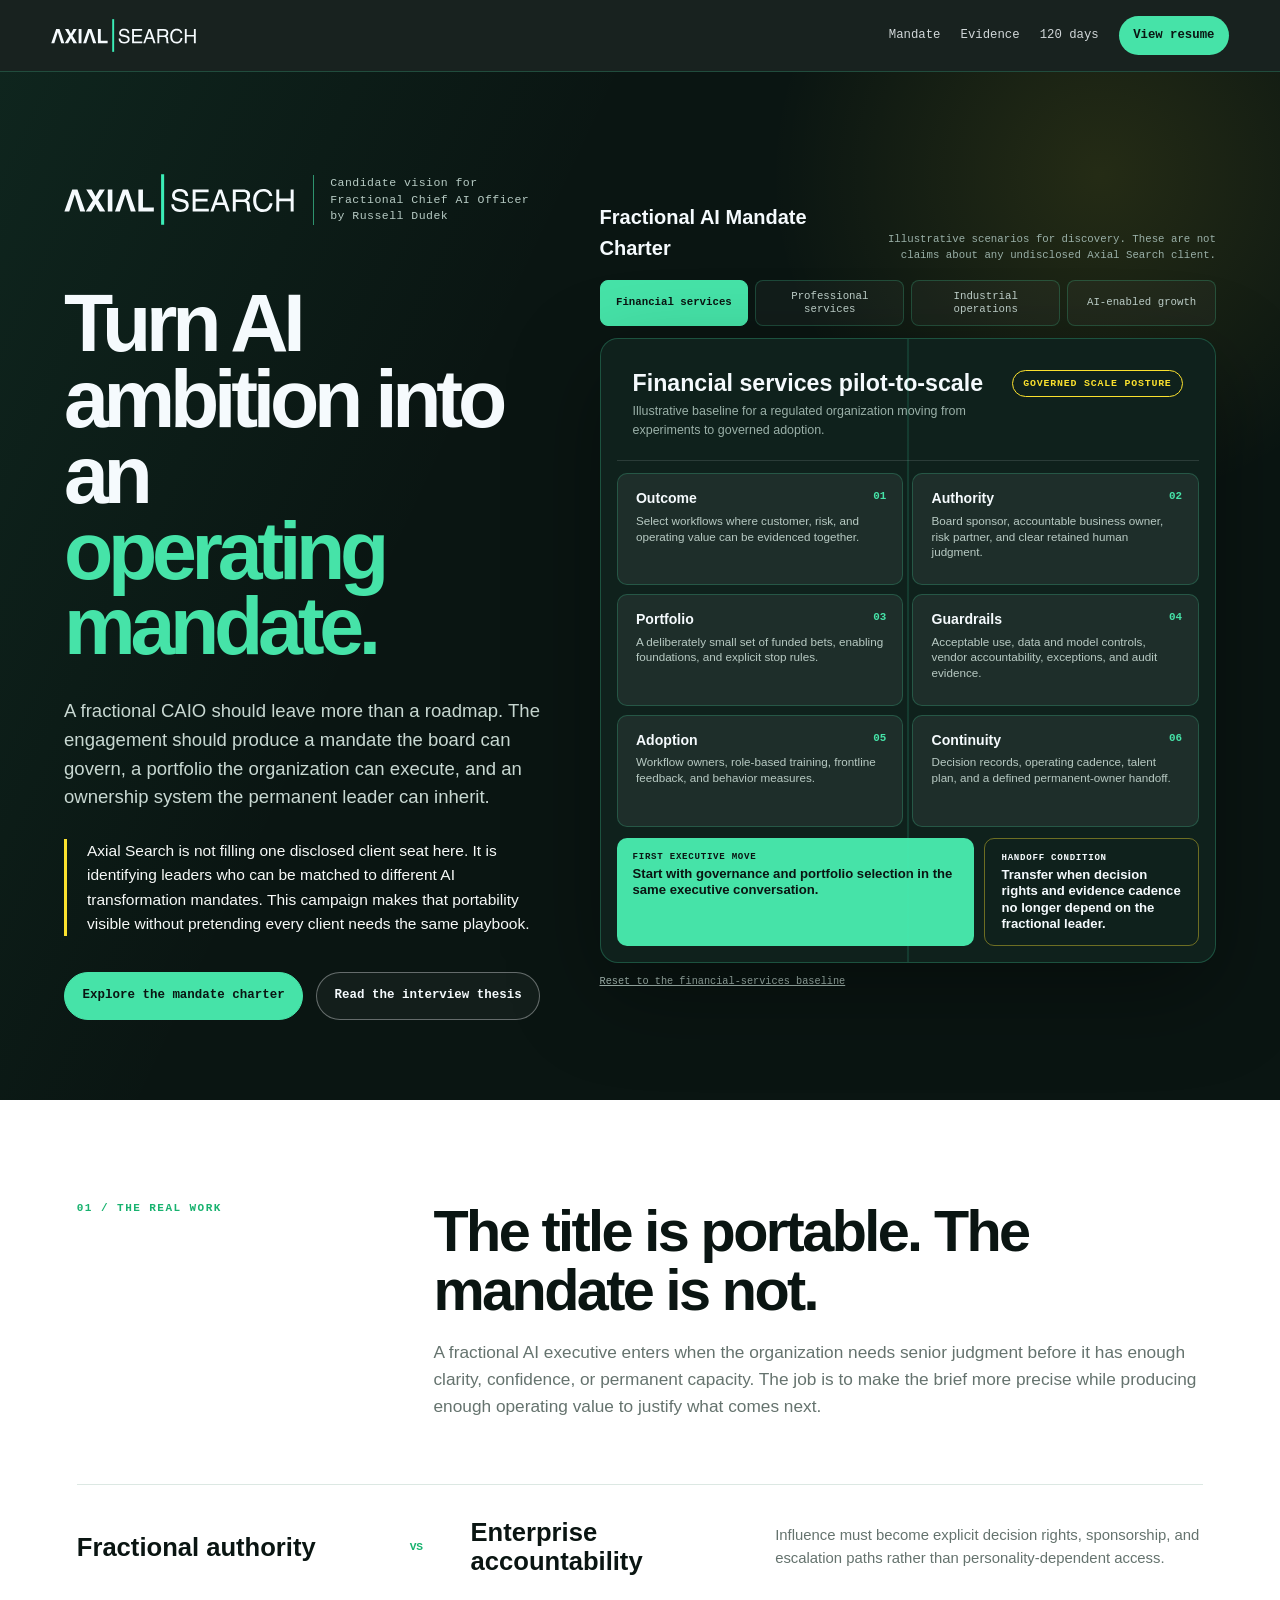
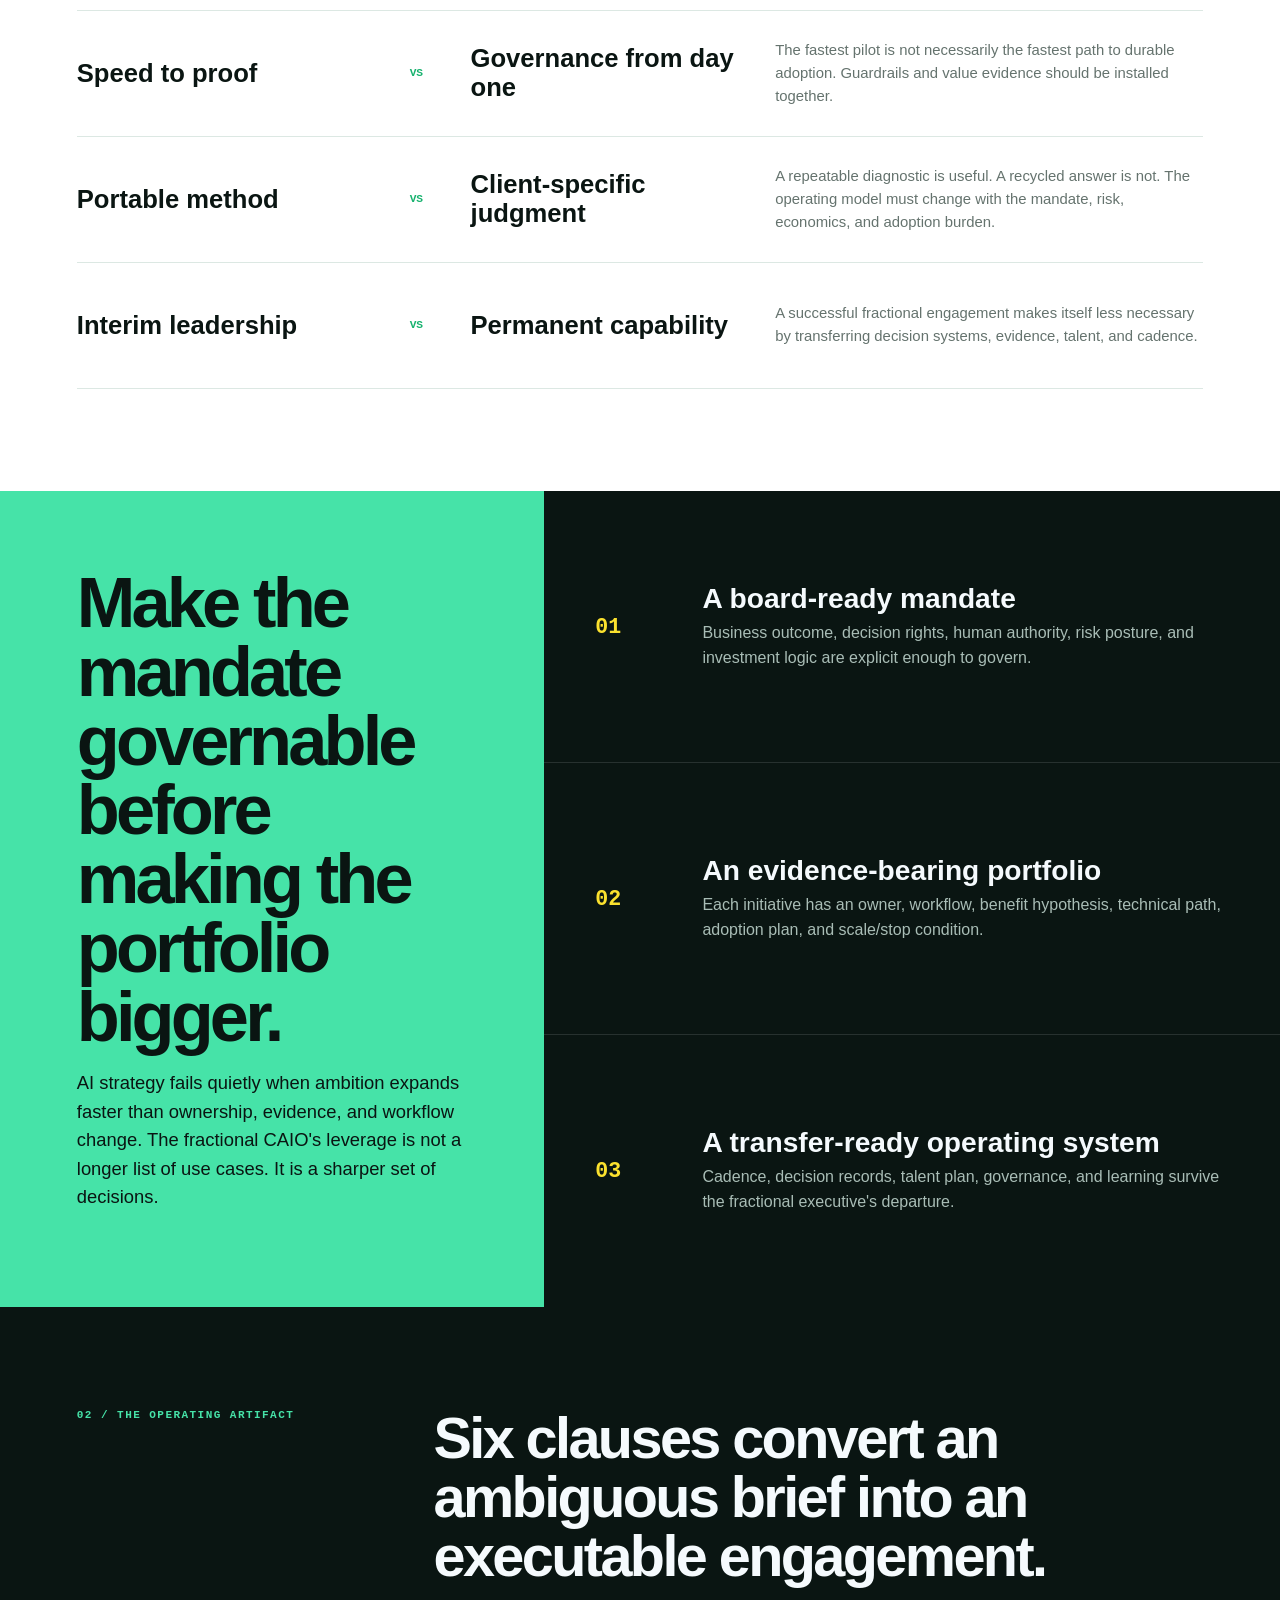
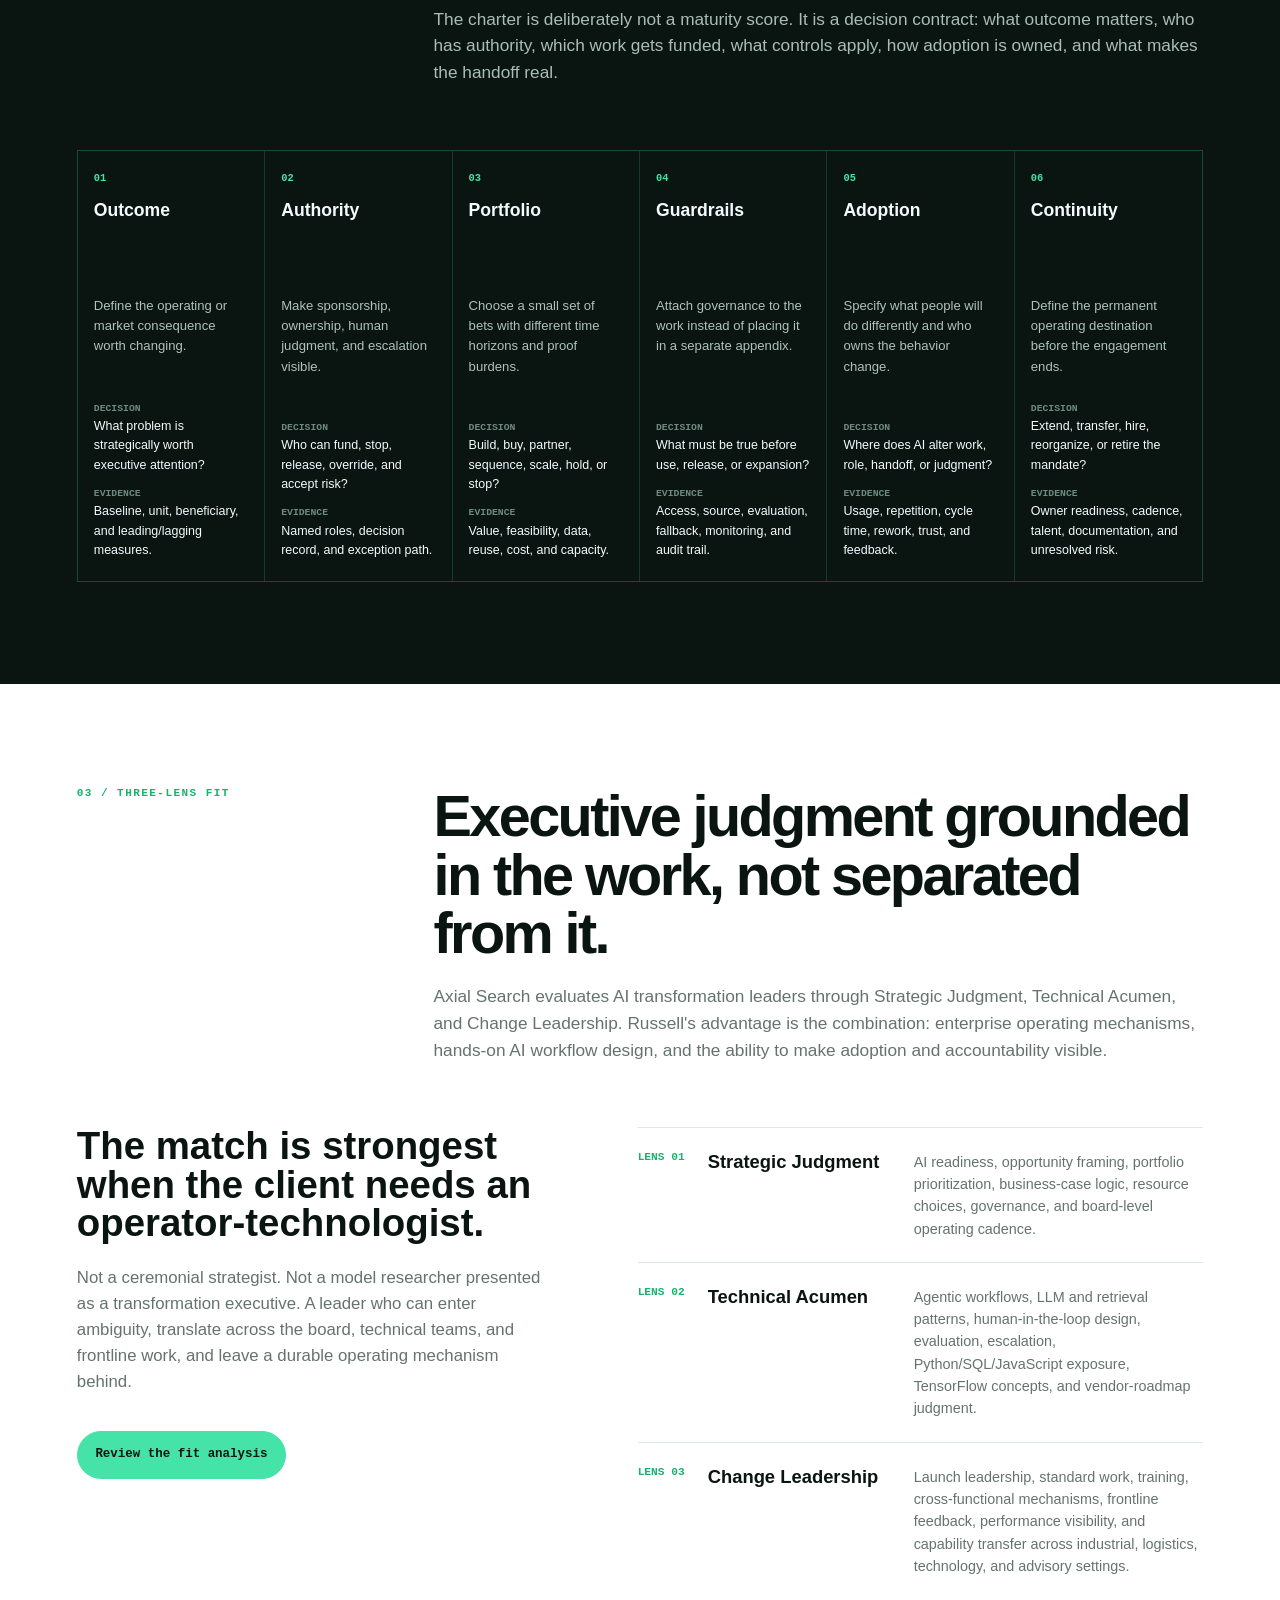
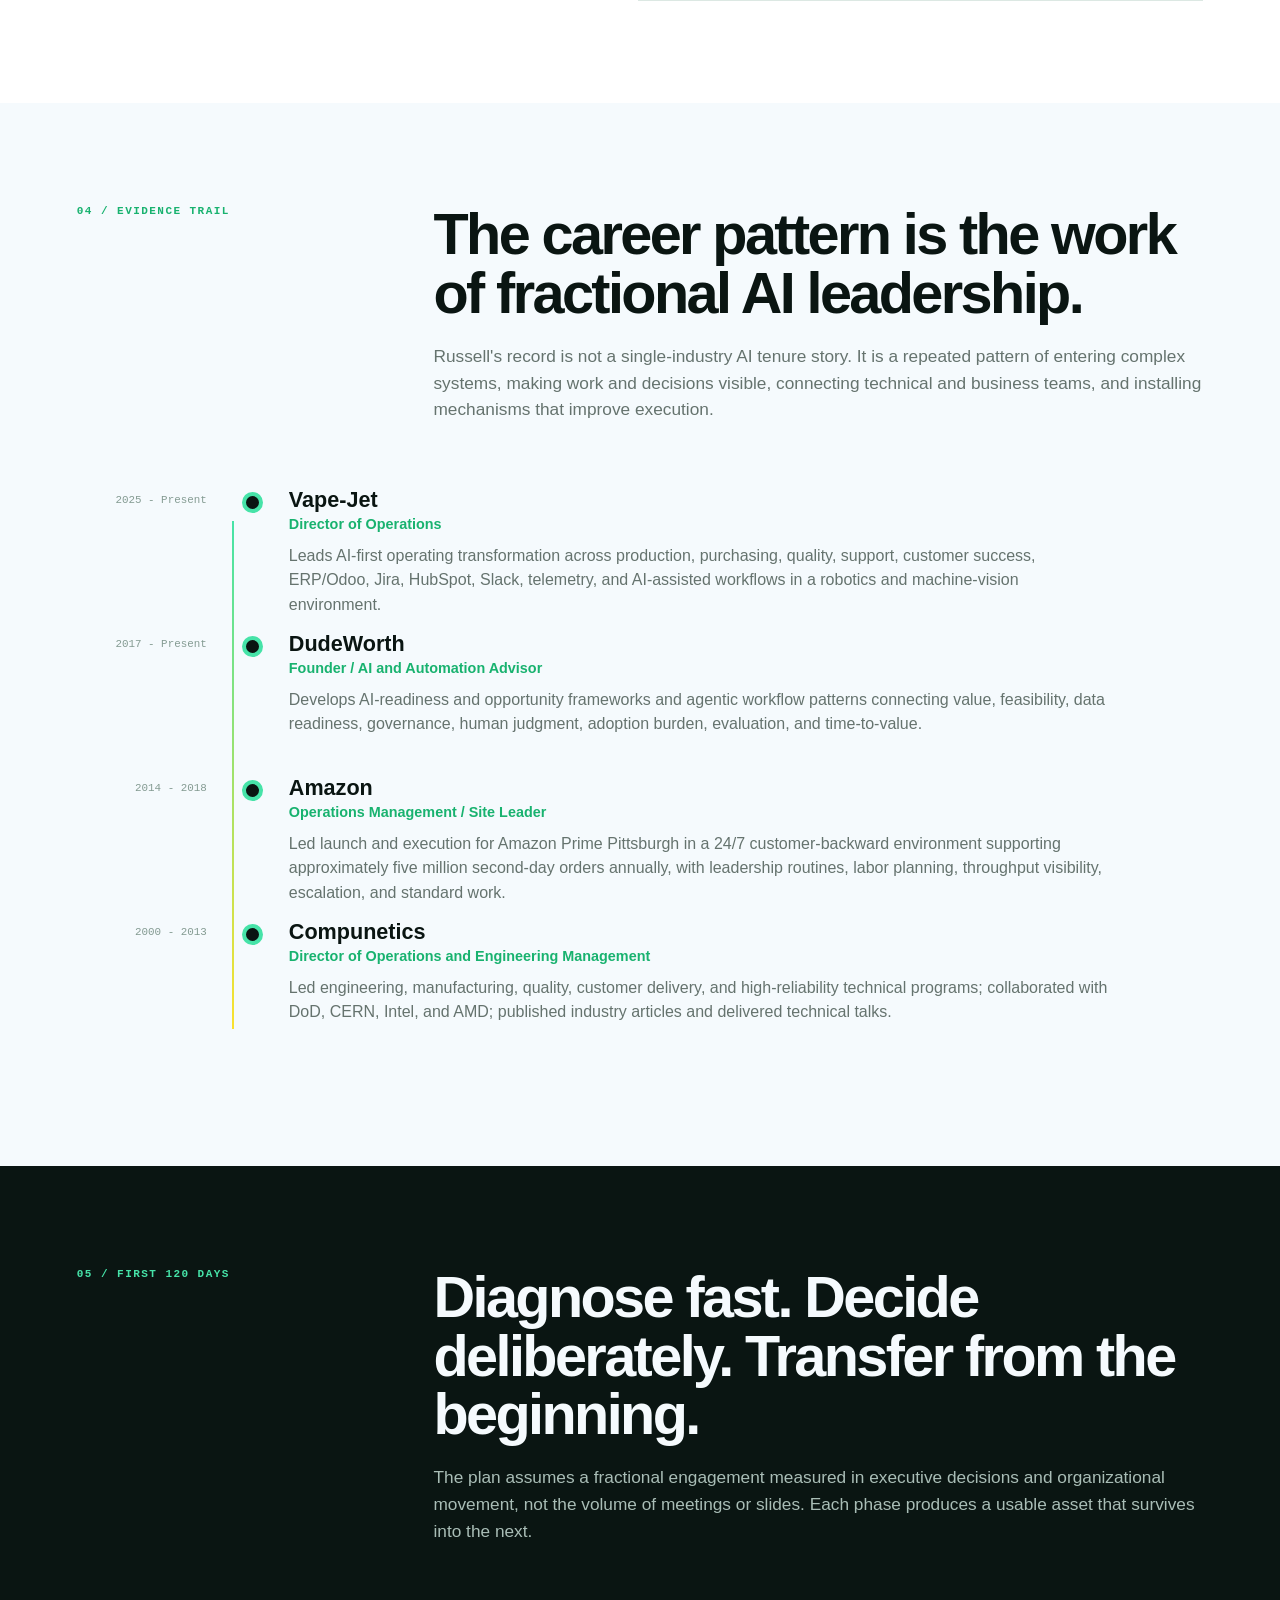
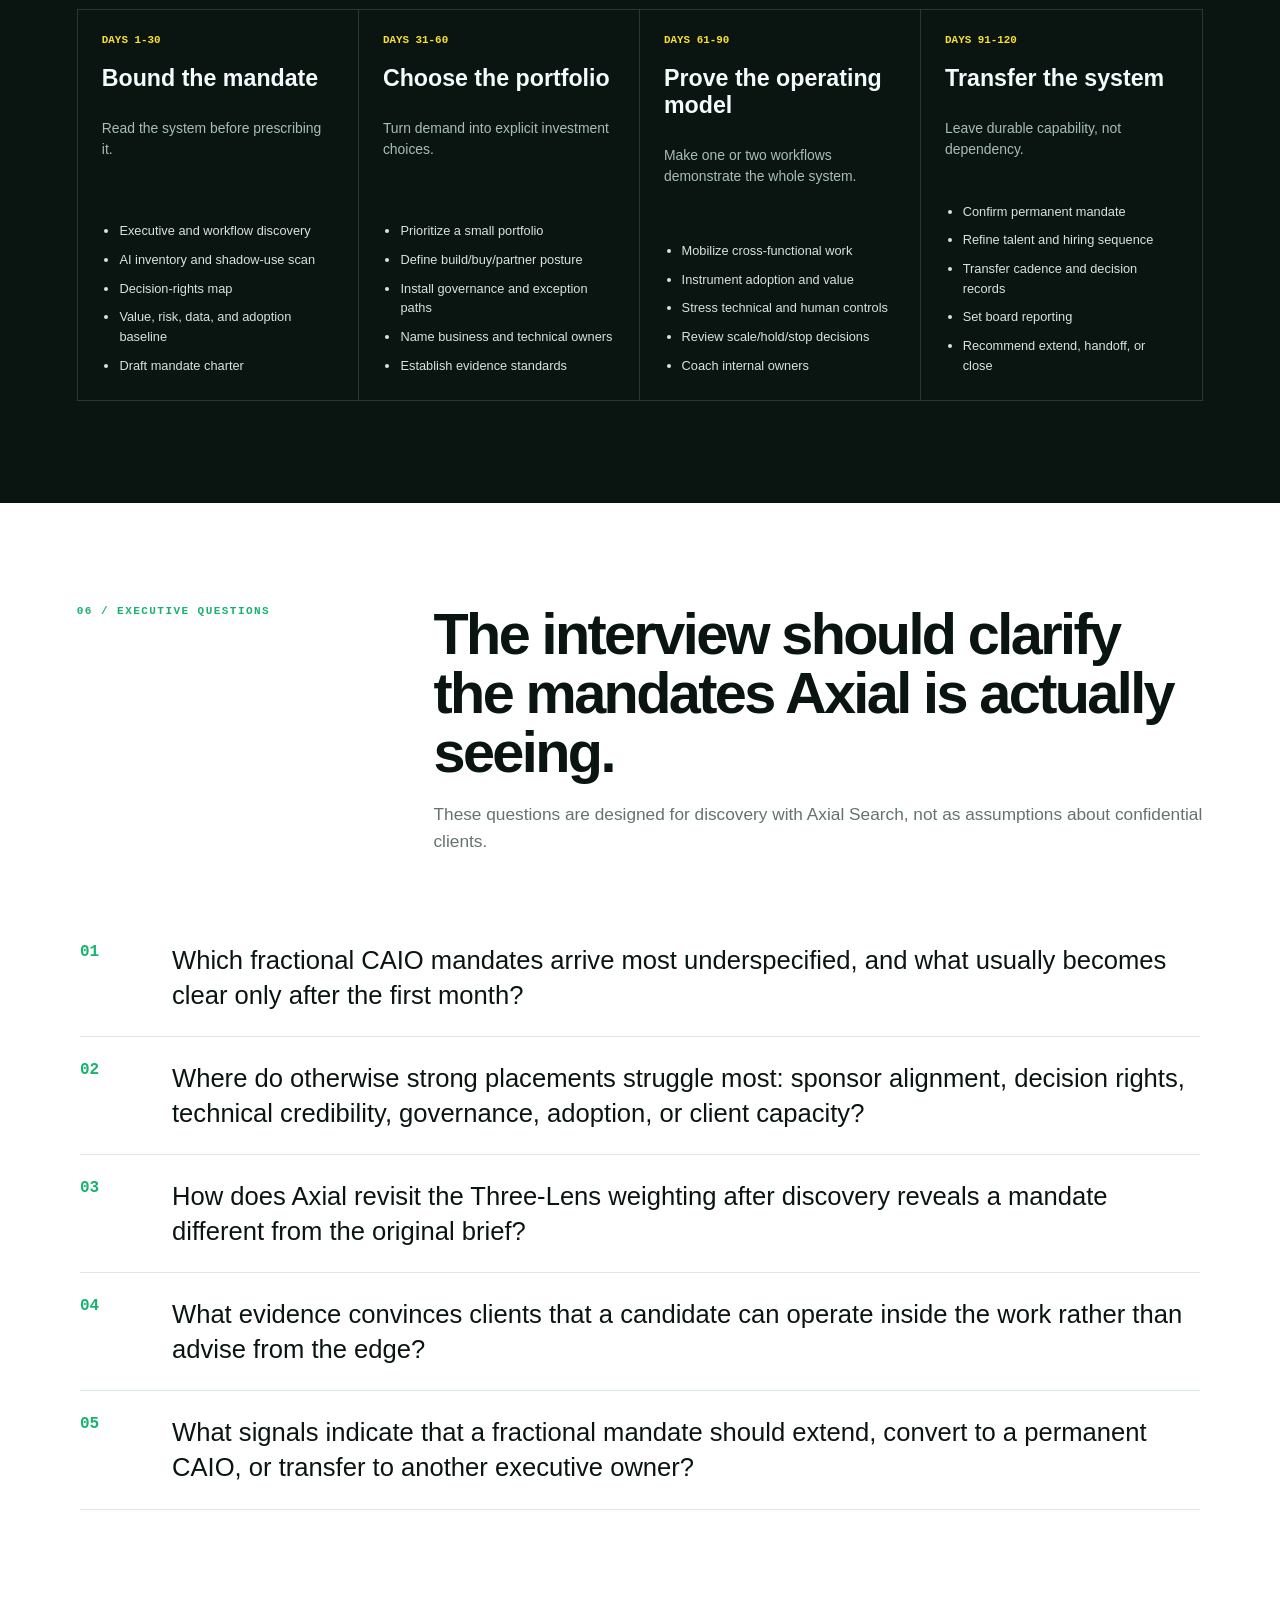
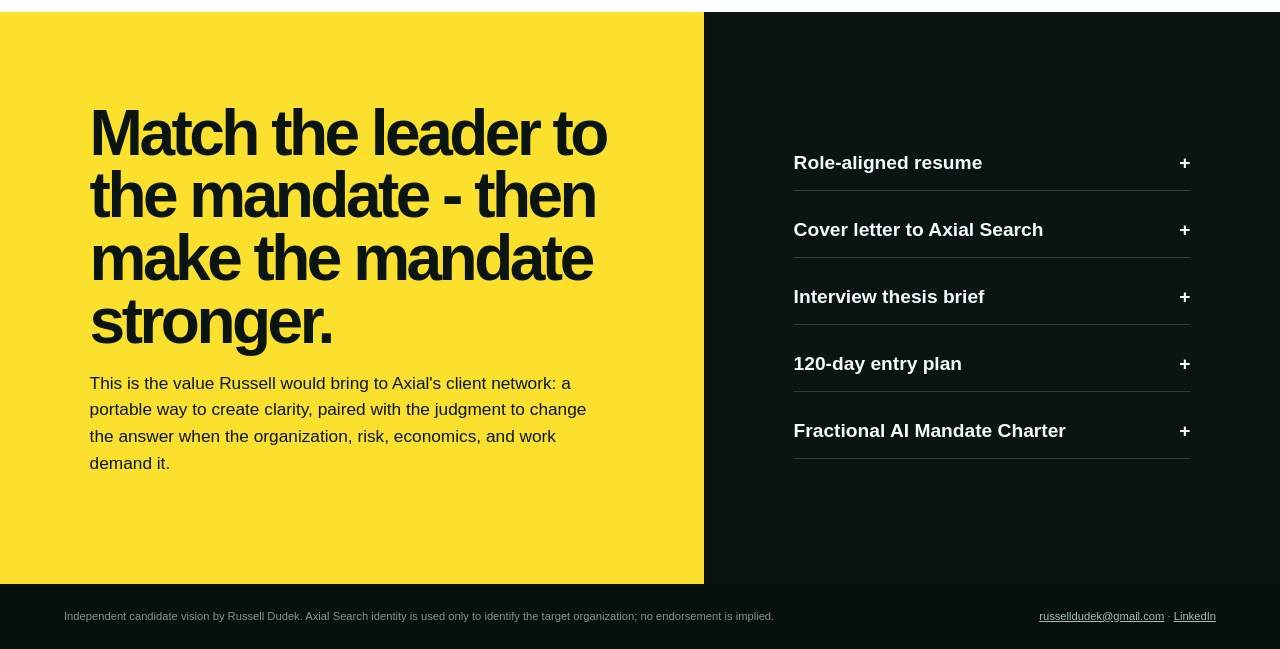
<file: index.html>
<!doctype html>
<html lang="en">
<head>
  <meta charset="utf-8">
  <meta name="viewport" content="width=device-width, initial-scale=1">
  <title>Russell Dudek | Fractional Chief AI Officer Candidate Vision for Axial Search</title>
  <meta name="description" content="An independent candidate vision for Axial Search's Fractional Chief AI Officer network: turn AI ambition into an operating mandate.">
  <link rel="stylesheet" href="styles.css">
  <script src="app.js" defer></script>
</head>
<body>
<a class="skip-link" href="#main">Skip to content</a>
<div class="site-shell">
  <nav class="site-nav" aria-label="Primary navigation">
    <a class="nav-brand" href="index.html" aria-label="Axial Search candidate vision home">
      <img data-brand-logo src="assets/brand/axial-logo.svg" alt="Axial Search">
      <span class="brand-text-fallback">AXIAL SEARCH</span>
    </a>
    <div class="nav-links">
      <a href="#mandate">Mandate</a>
      <a href="#evidence">Evidence</a>
      <a href="#entry">120 days</a>
      <a class="nav-cta" href="resume.html">View resume</a>
    </div>
  </nav>

  <main id="main">
    <section class="hero">
      <div class="hero-copy">
        <div class="company-lockup">
          <span class="nav-brand">
            <img data-brand-logo src="assets/brand/axial-logo.svg" alt="Axial Search">
            <span class="brand-text-fallback">AXIAL SEARCH</span>
          </span>
          <div class="independent-label">Candidate vision for Fractional Chief AI Officer<br>by Russell Dudek</div>
        </div>
        <h1>Turn AI ambition into an <span>operating mandate.</span></h1>
        <p class="hero-lead">A fractional CAIO should leave more than a roadmap. The engagement should produce a mandate the board can govern, a portfolio the organization can execute, and an ownership system the permanent leader can inherit.</p>
        <p class="hero-note">Axial Search is not filling one disclosed client seat here. It is identifying leaders who can be matched to different AI transformation mandates. This campaign makes that portability visible without pretending every client needs the same playbook.</p>
        <div class="hero-actions">
          <a class="button primary" href="#mandate">Explore the mandate charter</a>
          <a class="button secondary" href="interview-brief.html">Read the interview thesis</a>
        </div>
      </div>

      <div class="charter-stage" aria-label="Interactive Fractional AI Mandate Charter">
        <div class="charter-caption">
          <strong>Fractional AI Mandate Charter</strong>
          <span>Illustrative scenarios for discovery. These are not claims about any undisclosed Axial Search client.</span>
        </div>
        <div class="scenario-controls" role="tablist" aria-label="Select an illustrative client context">
          <button class="scenario-button" type="button" role="tab" aria-selected="true" data-scenario="finance">Financial services</button>
          <button class="scenario-button" type="button" role="tab" aria-selected="false" data-scenario="services">Professional services</button>
          <button class="scenario-button" type="button" role="tab" aria-selected="false" data-scenario="industrial">Industrial operations</button>
          <button class="scenario-button" type="button" role="tab" aria-selected="false" data-scenario="growth">AI-enabled growth</button>
        </div>
        <div class="charter-board is-locked" data-active-scenario="finance">
          <div class="charter-top">
            <div>
              <h2 data-charter-title>Financial services pilot-to-scale</h2>
              <p data-charter-subtitle>Illustrative baseline for a regulated organization moving from experiments to governed adoption.</p>
            </div>
            <div class="charter-state" data-charter-state>Governed scale posture</div>
          </div>
          <div class="charter-clauses">
            <article class="charter-clause" data-number="01"><h3>Outcome</h3><p>Select workflows where customer, risk, and operating value can be evidenced together.</p></article>
            <article class="charter-clause" data-number="02"><h3>Authority</h3><p>Board sponsor, accountable business owner, risk partner, and clear retained human judgment.</p></article>
            <article class="charter-clause" data-number="03"><h3>Portfolio</h3><p>A deliberately small set of funded bets, enabling foundations, and explicit stop rules.</p></article>
            <article class="charter-clause" data-number="04"><h3>Guardrails</h3><p>Acceptable use, data and model controls, vendor accountability, exceptions, and audit evidence.</p></article>
            <article class="charter-clause" data-number="05"><h3>Adoption</h3><p>Workflow owners, role-based training, frontline feedback, and behavior measures.</p></article>
            <article class="charter-clause" data-number="06"><h3>Continuity</h3><p>Decision records, operating cadence, talent plan, and a defined permanent-owner handoff.</p></article>
          </div>
          <div class="charter-result">
            <div class="result-main"><span class="result-label">First executive move</span><strong data-result>Start with governance and portfolio selection in the same executive conversation.</strong></div>
            <div class="result-handoff"><span class="result-label">Handoff condition</span><strong data-handoff>Transfer when decision rights and evidence cadence no longer depend on the fractional leader.</strong></div>
          </div>
        </div>
        <button class="charter-reset" type="button" data-reset-charter>Reset to the financial-services baseline</button>
      </div>
    </section>

    <section class="section white" id="context">
      <div class="section-header">
        <div class="section-index">01 / The real work</div>
        <div>
          <h2>The title is portable. The mandate is not.</h2>
          <p>A fractional AI executive enters when the organization needs senior judgment before it has enough clarity, confidence, or permanent capacity. The job is to make the brief more precise while producing enough operating value to justify what comes next.</p>
        </div>
      </div>
      <div class="tension-field">
        <div class="tension-row"><div class="tension-side">Fractional authority</div><div class="tension-vs">VS</div><div class="tension-side">Enterprise accountability</div><div class="tension-note">Influence must become explicit decision rights, sponsorship, and escalation paths rather than personality-dependent access.</div></div>
        <div class="tension-row"><div class="tension-side">Speed to proof</div><div class="tension-vs">VS</div><div class="tension-side">Governance from day one</div><div class="tension-note">The fastest pilot is not necessarily the fastest path to durable adoption. Guardrails and value evidence should be installed together.</div></div>
        <div class="tension-row"><div class="tension-side">Portable method</div><div class="tension-vs">VS</div><div class="tension-side">Client-specific judgment</div><div class="tension-note">A repeatable diagnostic is useful. A recycled answer is not. The operating model must change with the mandate, risk, economics, and adoption burden.</div></div>
        <div class="tension-row"><div class="tension-side">Interim leadership</div><div class="tension-vs">VS</div><div class="tension-side">Permanent capability</div><div class="tension-note">A successful fractional engagement makes itself less necessary by transferring decision systems, evidence, talent, and cadence.</div></div>
      </div>
    </section>

    <section class="thesis-band">
      <div class="thesis-statement">
        <h2>Make the mandate governable before making the portfolio bigger.</h2>
        <p>AI strategy fails quietly when ambition expands faster than ownership, evidence, and workflow change. The fractional CAIO's leverage is not a longer list of use cases. It is a sharper set of decisions.</p>
      </div>
      <div class="thesis-assets">
        <article class="asset-row"><div class="asset-number">01</div><div><h3>A board-ready mandate</h3><p>Business outcome, decision rights, human authority, risk posture, and investment logic are explicit enough to govern.</p></div></article>
        <article class="asset-row"><div class="asset-number">02</div><div><h3>An evidence-bearing portfolio</h3><p>Each initiative has an owner, workflow, benefit hypothesis, technical path, adoption plan, and scale/stop condition.</p></div></article>
        <article class="asset-row"><div class="asset-number">03</div><div><h3>A transfer-ready operating system</h3><p>Cadence, decision records, talent plan, governance, and learning survive the fractional executive's departure.</p></div></article>
      </div>
    </section>

    <section class="section dark" id="mandate">
      <div class="section-header">
        <div class="section-index">02 / The operating artifact</div>
        <div>
          <h2>Six clauses convert an ambiguous brief into an executable engagement.</h2>
          <p>The charter is deliberately not a maturity score. It is a decision contract: what outcome matters, who has authority, which work gets funded, what controls apply, how adoption is owned, and what makes the handoff real.</p>
        </div>
      </div>
      <div class="clause-map">
        <article class="clause-column"><span class="clause-num">01</span><h3>Outcome</h3><p>Define the operating or market consequence worth changing.</p><dl><dt>Decision</dt><dd>What problem is strategically worth executive attention?</dd><dt>Evidence</dt><dd>Baseline, unit, beneficiary, and leading/lagging measures.</dd></dl></article>
        <article class="clause-column"><span class="clause-num">02</span><h3>Authority</h3><p>Make sponsorship, ownership, human judgment, and escalation visible.</p><dl><dt>Decision</dt><dd>Who can fund, stop, release, override, and accept risk?</dd><dt>Evidence</dt><dd>Named roles, decision record, and exception path.</dd></dl></article>
        <article class="clause-column"><span class="clause-num">03</span><h3>Portfolio</h3><p>Choose a small set of bets with different time horizons and proof burdens.</p><dl><dt>Decision</dt><dd>Build, buy, partner, sequence, scale, hold, or stop?</dd><dt>Evidence</dt><dd>Value, feasibility, data, reuse, cost, and capacity.</dd></dl></article>
        <article class="clause-column"><span class="clause-num">04</span><h3>Guardrails</h3><p>Attach governance to the work instead of placing it in a separate appendix.</p><dl><dt>Decision</dt><dd>What must be true before use, release, or expansion?</dd><dt>Evidence</dt><dd>Access, source, evaluation, fallback, monitoring, and audit trail.</dd></dl></article>
        <article class="clause-column"><span class="clause-num">05</span><h3>Adoption</h3><p>Specify what people will do differently and who owns the behavior change.</p><dl><dt>Decision</dt><dd>Where does AI alter work, role, handoff, or judgment?</dd><dt>Evidence</dt><dd>Usage, repetition, cycle time, rework, trust, and feedback.</dd></dl></article>
        <article class="clause-column"><span class="clause-num">06</span><h3>Continuity</h3><p>Define the permanent operating destination before the engagement ends.</p><dl><dt>Decision</dt><dd>Extend, transfer, hire, reorganize, or retire the mandate?</dd><dt>Evidence</dt><dd>Owner readiness, cadence, talent, documentation, and unresolved risk.</dd></dl></article>
      </div>
    </section>

    <section class="section white" id="fit">
      <div class="section-header">
        <div class="section-index">03 / Three-lens fit</div>
        <div>
          <h2>Executive judgment grounded in the work, not separated from it.</h2>
          <p>Axial Search evaluates AI transformation leaders through Strategic Judgment, Technical Acumen, and Change Leadership. Russell's advantage is the combination: enterprise operating mechanisms, hands-on AI workflow design, and the ability to make adoption and accountability visible.</p>
        </div>
      </div>
      <div class="lens-layout">
        <div class="lens-intro">
          <h3>The match is strongest when the client needs an operator-technologist.</h3>
          <p>Not a ceremonial strategist. Not a model researcher presented as a transformation executive. A leader who can enter ambiguity, translate across the board, technical teams, and frontline work, and leave a durable operating mechanism behind.</p>
          <a class="button primary" style="margin-top:1.2rem" href="fit-analysis.html">Review the fit analysis</a>
        </div>
        <div class="lens-list">
          <article class="lens-row"><div class="lens-code">LENS 01</div><h4>Strategic Judgment</h4><p>AI readiness, opportunity framing, portfolio prioritization, business-case logic, resource choices, governance, and board-level operating cadence.</p></article>
          <article class="lens-row"><div class="lens-code">LENS 02</div><h4>Technical Acumen</h4><p>Agentic workflows, LLM and retrieval patterns, human-in-the-loop design, evaluation, escalation, Python/SQL/JavaScript exposure, TensorFlow concepts, and vendor-roadmap judgment.</p></article>
          <article class="lens-row"><div class="lens-code">LENS 03</div><h4>Change Leadership</h4><p>Launch leadership, standard work, training, cross-functional mechanisms, frontline feedback, performance visibility, and capability transfer across industrial, logistics, technology, and advisory settings.</p></article>
        </div>
      </div>
    </section>

    <section class="section light" id="evidence">
      <div class="section-header">
        <div class="section-index">04 / Evidence trail</div>
        <div>
          <h2>The career pattern is the work of fractional AI leadership.</h2>
          <p>Russell's record is not a single-industry AI tenure story. It is a repeated pattern of entering complex systems, making work and decisions visible, connecting technical and business teams, and installing mechanisms that improve execution.</p>
        </div>
      </div>
      <div class="evidence-trail">
        <article class="evidence-item"><div class="evidence-date">2025 - Present</div><div class="evidence-node"></div><div class="evidence-content"><h3>Vape-Jet</h3><div class="evidence-role">Director of Operations</div><p>Leads AI-first operating transformation across production, purchasing, quality, support, customer success, ERP/Odoo, Jira, HubSpot, Slack, telemetry, and AI-assisted workflows in a robotics and machine-vision environment.</p></div></article>
        <article class="evidence-item"><div class="evidence-date">2017 - Present</div><div class="evidence-node"></div><div class="evidence-content"><h3>DudeWorth</h3><div class="evidence-role">Founder / AI and Automation Advisor</div><p>Develops AI-readiness and opportunity frameworks and agentic workflow patterns connecting value, feasibility, data readiness, governance, human judgment, adoption burden, evaluation, and time-to-value.</p></div></article>
        <article class="evidence-item"><div class="evidence-date">2014 - 2018</div><div class="evidence-node"></div><div class="evidence-content"><h3>Amazon</h3><div class="evidence-role">Operations Management / Site Leader</div><p>Led launch and execution for Amazon Prime Pittsburgh in a 24/7 customer-backward environment supporting approximately five million second-day orders annually, with leadership routines, labor planning, throughput visibility, escalation, and standard work.</p></div></article>
        <article class="evidence-item"><div class="evidence-date">2000 - 2013</div><div class="evidence-node"></div><div class="evidence-content"><h3>Compunetics</h3><div class="evidence-role">Director of Operations and Engineering Management</div><p>Led engineering, manufacturing, quality, customer delivery, and high-reliability technical programs; collaborated with DoD, CERN, Intel, and AMD; published industry articles and delivered technical talks.</p></div></article>
      </div>
    </section>

    <section class="section dark" id="entry">
      <div class="section-header">
        <div class="section-index">05 / First 120 days</div>
        <div>
          <h2>Diagnose fast. Decide deliberately. Transfer from the beginning.</h2>
          <p>The plan assumes a fractional engagement measured in executive decisions and organizational movement, not the volume of meetings or slides. Each phase produces a usable asset that survives into the next.</p>
        </div>
      </div>
      <div class="plan-ribbon">
        <article class="plan-phase"><div class="plan-days">DAYS 1-30</div><h3>Bound the mandate</h3><p>Read the system before prescribing it.</p><ul><li>Executive and workflow discovery</li><li>AI inventory and shadow-use scan</li><li>Decision-rights map</li><li>Value, risk, data, and adoption baseline</li><li>Draft mandate charter</li></ul></article>
        <article class="plan-phase"><div class="plan-days">DAYS 31-60</div><h3>Choose the portfolio</h3><p>Turn demand into explicit investment choices.</p><ul><li>Prioritize a small portfolio</li><li>Define build/buy/partner posture</li><li>Install governance and exception paths</li><li>Name business and technical owners</li><li>Establish evidence standards</li></ul></article>
        <article class="plan-phase"><div class="plan-days">DAYS 61-90</div><h3>Prove the operating model</h3><p>Make one or two workflows demonstrate the whole system.</p><ul><li>Mobilize cross-functional work</li><li>Instrument adoption and value</li><li>Stress technical and human controls</li><li>Review scale/hold/stop decisions</li><li>Coach internal owners</li></ul></article>
        <article class="plan-phase"><div class="plan-days">DAYS 91-120</div><h3>Transfer the system</h3><p>Leave durable capability, not dependency.</p><ul><li>Confirm permanent mandate</li><li>Refine talent and hiring sequence</li><li>Transfer cadence and decision records</li><li>Set board reporting</li><li>Recommend extend, handoff, or close</li></ul></article>
      </div>
    </section>

    <section class="section white" id="questions">
      <div class="section-header">
        <div class="section-index">06 / Executive questions</div>
        <div>
          <h2>The interview should clarify the mandates Axial is actually seeing.</h2>
          <p>These questions are designed for discovery with Axial Search, not as assumptions about confidential clients.</p>
        </div>
      </div>
      <div class="question-list">
        <div class="question"><p>Which fractional CAIO mandates arrive most underspecified, and what usually becomes clear only after the first month?</p></div>
        <div class="question"><p>Where do otherwise strong placements struggle most: sponsor alignment, decision rights, technical credibility, governance, adoption, or client capacity?</p></div>
        <div class="question"><p>How does Axial revisit the Three-Lens weighting after discovery reveals a mandate different from the original brief?</p></div>
        <div class="question"><p>What evidence convinces clients that a candidate can operate inside the work rather than advise from the edge?</p></div>
        <div class="question"><p>What signals indicate that a fractional mandate should extend, convert to a permanent CAIO, or transfer to another executive owner?</p></div>
      </div>
    </section>

    <section class="closing">
      <div class="closing-copy">
        <h2>Match the leader to the mandate - then make the mandate stronger.</h2>
        <p>This is the value Russell would bring to Axial's client network: a portable way to create clarity, paired with the judgment to change the answer when the organization, risk, economics, and work demand it.</p>
      </div>
      <div class="closing-links">
        <a href="resume.html"><span>Role-aligned resume</span><span aria-hidden="true">+</span></a>
        <a href="cover-letter.html"><span>Cover letter to Axial Search</span><span aria-hidden="true">+</span></a>
        <a href="interview-brief.html"><span>Interview thesis brief</span><span aria-hidden="true">+</span></a>
        <a href="120-day-plan.html"><span>120-day entry plan</span><span aria-hidden="true">+</span></a>
        <a href="mandate-charter.html"><span>Fractional AI Mandate Charter</span><span aria-hidden="true">+</span></a>
      </div>
    </section>
  </main>

  <footer class="site-footer">
    <span>Independent candidate vision by Russell Dudek. Axial Search identity is used only to identify the target organization; no endorsement is implied.</span>
    <span><a href="mailto:russelldudek@gmail.com">russelldudek@gmail.com</a> · <a href="https://www.linkedin.com/in/russelldudek">LinkedIn</a></span>
  </footer>
</div>
</body>
</html>
</file>
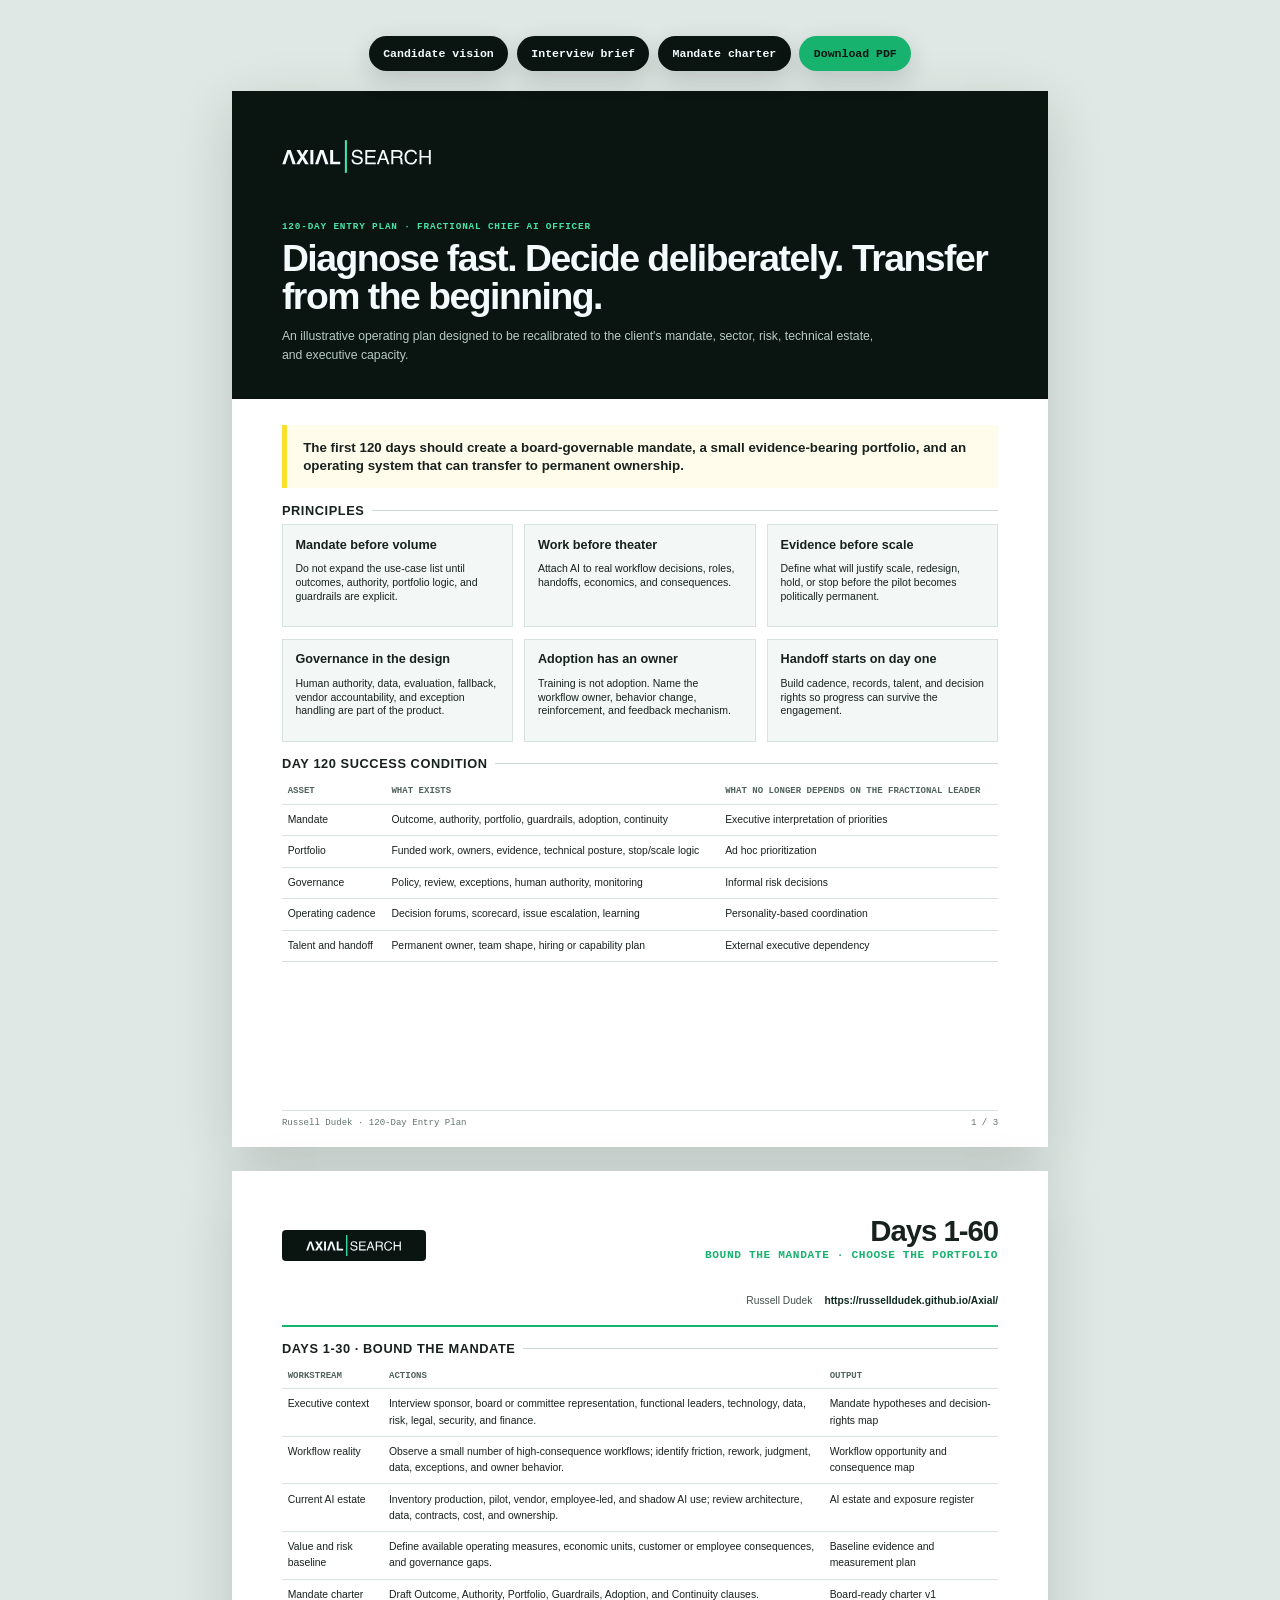
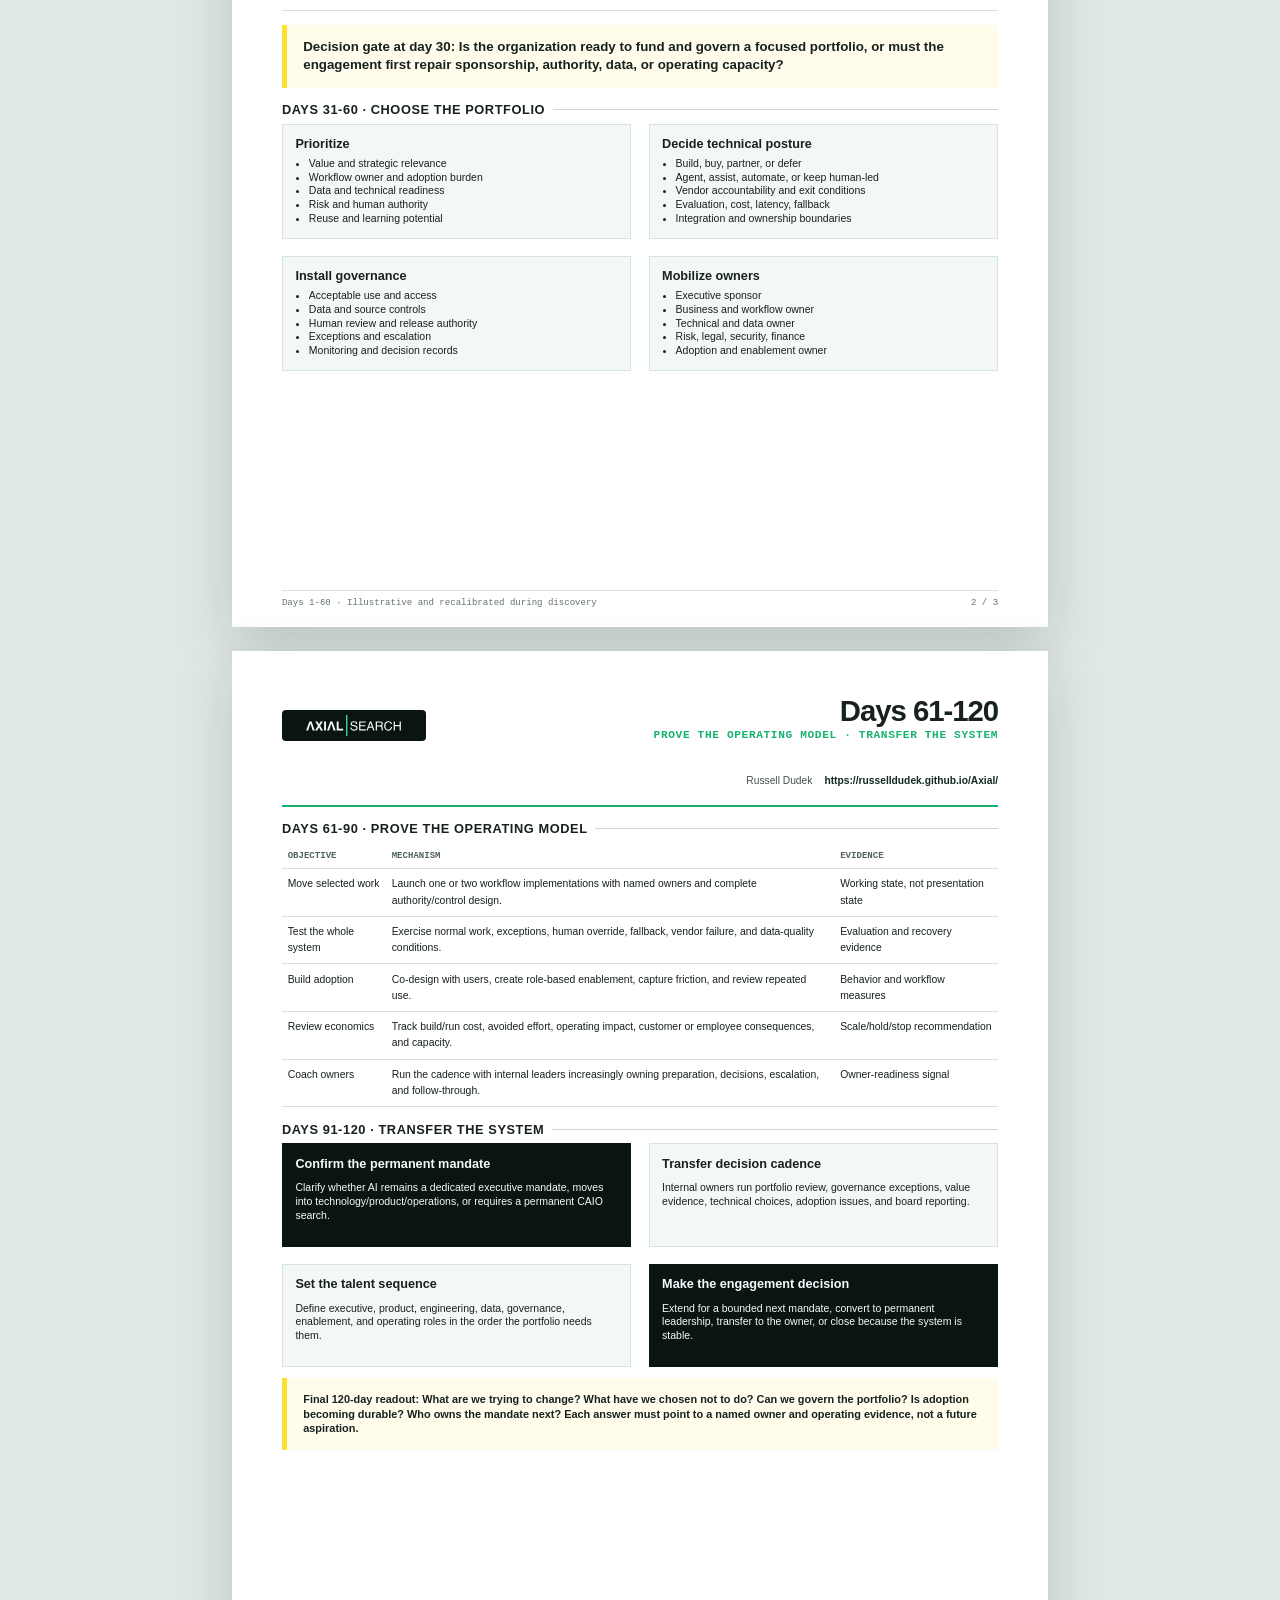
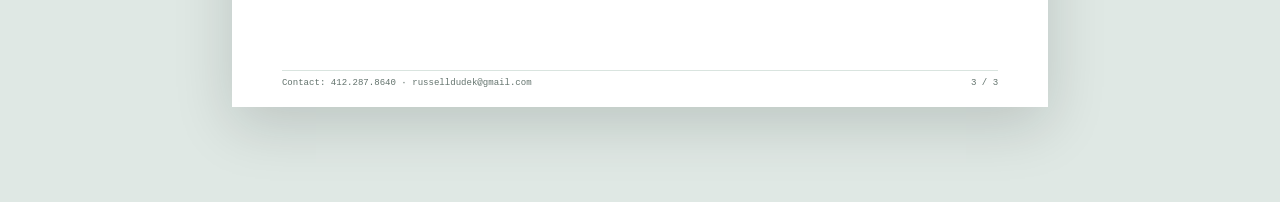
<file: 120-day-plan.html>
<!doctype html><html lang="en"><head><meta charset="utf-8"><meta name="viewport" content="width=device-width,initial-scale=1"><title>Russell Dudek - Fractional CAIO 120-Day Entry Plan</title><meta name="description" content="A 120-day entry plan for a Fractional Chief AI Officer engagement."><link rel="stylesheet" href="styles.css"><script src="app.js" defer></script></head>
<body class="document-page"><a class="skip-link" href="#plan">Skip to plan</a><nav class="document-actions" aria-label="Document actions"><a href="index.html">Candidate vision</a><a href="interview-brief.html">Interview brief</a><a href="mandate-charter.html">Mandate charter</a><a href="docs/Russell-Dudek-Axial-120-Day-Entry-Plan.pdf" class="primary" download="Russell-Dudek-Axial-120-Day-Entry-Plan.pdf">Download PDF</a></nav>
<main id="plan"><section class="sheet"><div class="report-cover"><img data-brand-logo src="assets/brand/axial-logo.svg" alt="Axial Search"><div class="report-kicker">120-day entry plan · Fractional Chief AI Officer</div><h1>Diagnose fast. Decide deliberately. Transfer from the beginning.</h1><p>An illustrative operating plan designed to be recalibrated to the client's mandate, sector, risk, technical estate, and executive capacity.</p></div>
<div class="report-callout">The first 120 days should create a board-governable mandate, a small evidence-bearing portfolio, and an operating system that can transfer to permanent ownership.</div>
<section class="doc-section"><h2 class="doc-section-title">Principles</h2><div class="report-grid-3"><div class="report-card"><h3>Mandate before volume</h3><p>Do not expand the use-case list until outcomes, authority, portfolio logic, and guardrails are explicit.</p></div><div class="report-card"><h3>Work before theater</h3><p>Attach AI to real workflow decisions, roles, handoffs, economics, and consequences.</p></div><div class="report-card"><h3>Evidence before scale</h3><p>Define what will justify scale, redesign, hold, or stop before the pilot becomes politically permanent.</p></div><div class="report-card"><h3>Governance in the design</h3><p>Human authority, data, evaluation, fallback, vendor accountability, and exception handling are part of the product.</p></div><div class="report-card"><h3>Adoption has an owner</h3><p>Training is not adoption. Name the workflow owner, behavior change, reinforcement, and feedback mechanism.</p></div><div class="report-card"><h3>Handoff starts on day one</h3><p>Build cadence, records, talent, and decision rights so progress can survive the engagement.</p></div></div></section>
<section class="doc-section"><h2 class="doc-section-title">Day 120 success condition</h2><table class="report-table"><thead><tr><th>Asset</th><th>What exists</th><th>What no longer depends on the fractional leader</th></tr></thead><tbody><tr><td>Mandate</td><td>Outcome, authority, portfolio, guardrails, adoption, continuity</td><td>Executive interpretation of priorities</td></tr><tr><td>Portfolio</td><td>Funded work, owners, evidence, technical posture, stop/scale logic</td><td>Ad hoc prioritization</td></tr><tr><td>Governance</td><td>Policy, review, exceptions, human authority, monitoring</td><td>Informal risk decisions</td></tr><tr><td>Operating cadence</td><td>Decision forums, scorecard, issue escalation, learning</td><td>Personality-based coordination</td></tr><tr><td>Talent and handoff</td><td>Permanent owner, team shape, hiring or capability plan</td><td>External executive dependency</td></tr></tbody></table></section><footer class="doc-footer"><span>Russell Dudek · 120-Day Entry Plan</span><span>1 / 3</span></footer></section>

<section class="sheet"><header class="doc-header"><div class="doc-brand"><img data-brand-logo src="assets/brand/axial-logo.svg" alt="Axial Search"></div><div class="doc-identity"><h1>Days 1-60</h1><div class="doc-role">Bound the mandate · Choose the portfolio</div></div><div class="doc-contact"><span>Russell Dudek</span><a class="vision-url" href="https://russelldudek.github.io/Axial/">https://russelldudek.github.io/Axial/</a></div></header>
<section class="doc-section"><h2 class="doc-section-title">Days 1-30 · Bound the mandate</h2><table class="report-table"><thead><tr><th>Workstream</th><th>Actions</th><th>Output</th></tr></thead><tbody><tr><td>Executive context</td><td>Interview sponsor, board or committee representation, functional leaders, technology, data, risk, legal, security, and finance.</td><td>Mandate hypotheses and decision-rights map</td></tr><tr><td>Workflow reality</td><td>Observe a small number of high-consequence workflows; identify friction, rework, judgment, data, exceptions, and owner behavior.</td><td>Workflow opportunity and consequence map</td></tr><tr><td>Current AI estate</td><td>Inventory production, pilot, vendor, employee-led, and shadow AI use; review architecture, data, contracts, cost, and ownership.</td><td>AI estate and exposure register</td></tr><tr><td>Value and risk baseline</td><td>Define available operating measures, economic units, customer or employee consequences, and governance gaps.</td><td>Baseline evidence and measurement plan</td></tr><tr><td>Mandate charter</td><td>Draft Outcome, Authority, Portfolio, Guardrails, Adoption, and Continuity clauses.</td><td>Board-ready charter v1</td></tr></tbody></table></section>
<div class="report-callout">Decision gate at day 30: Is the organization ready to fund and govern a focused portfolio, or must the engagement first repair sponsorship, authority, data, or operating capacity?</div>
<section class="doc-section"><h2 class="doc-section-title">Days 31-60 · Choose the portfolio</h2><div class="report-grid-2"><div class="report-card"><h3>Prioritize</h3><ul><li>Value and strategic relevance</li><li>Workflow owner and adoption burden</li><li>Data and technical readiness</li><li>Risk and human authority</li><li>Reuse and learning potential</li></ul></div><div class="report-card"><h3>Decide technical posture</h3><ul><li>Build, buy, partner, or defer</li><li>Agent, assist, automate, or keep human-led</li><li>Vendor accountability and exit conditions</li><li>Evaluation, cost, latency, fallback</li><li>Integration and ownership boundaries</li></ul></div><div class="report-card"><h3>Install governance</h3><ul><li>Acceptable use and access</li><li>Data and source controls</li><li>Human review and release authority</li><li>Exceptions and escalation</li><li>Monitoring and decision records</li></ul></div><div class="report-card"><h3>Mobilize owners</h3><ul><li>Executive sponsor</li><li>Business and workflow owner</li><li>Technical and data owner</li><li>Risk, legal, security, finance</li><li>Adoption and enablement owner</li></ul></div></div></section>
<footer class="doc-footer"><span>Days 1-60 · Illustrative and recalibrated during discovery</span><span>2 / 3</span></footer></section>

<section class="sheet"><header class="doc-header"><div class="doc-brand"><img data-brand-logo src="assets/brand/axial-logo.svg" alt="Axial Search"></div><div class="doc-identity"><h1>Days 61-120</h1><div class="doc-role">Prove the operating model · Transfer the system</div></div><div class="doc-contact"><span>Russell Dudek</span><a class="vision-url" href="https://russelldudek.github.io/Axial/">https://russelldudek.github.io/Axial/</a></div></header>
<section class="doc-section"><h2 class="doc-section-title">Days 61-90 · Prove the operating model</h2><table class="report-table"><thead><tr><th>Objective</th><th>Mechanism</th><th>Evidence</th></tr></thead><tbody><tr><td>Move selected work</td><td>Launch one or two workflow implementations with named owners and complete authority/control design.</td><td>Working state, not presentation state</td></tr><tr><td>Test the whole system</td><td>Exercise normal work, exceptions, human override, fallback, vendor failure, and data-quality conditions.</td><td>Evaluation and recovery evidence</td></tr><tr><td>Build adoption</td><td>Co-design with users, create role-based enablement, capture friction, and review repeated use.</td><td>Behavior and workflow measures</td></tr><tr><td>Review economics</td><td>Track build/run cost, avoided effort, operating impact, customer or employee consequences, and capacity.</td><td>Scale/hold/stop recommendation</td></tr><tr><td>Coach owners</td><td>Run the cadence with internal leaders increasingly owning preparation, decisions, escalation, and follow-through.</td><td>Owner-readiness signal</td></tr></tbody></table></section>
<section class="doc-section"><h2 class="doc-section-title">Days 91-120 · Transfer the system</h2><div class="report-grid-2"><div class="report-card dark"><h3>Confirm the permanent mandate</h3><p>Clarify whether AI remains a dedicated executive mandate, moves into technology/product/operations, or requires a permanent CAIO search.</p></div><div class="report-card"><h3>Transfer decision cadence</h3><p>Internal owners run portfolio review, governance exceptions, value evidence, technical choices, adoption issues, and board reporting.</p></div><div class="report-card"><h3>Set the talent sequence</h3><p>Define executive, product, engineering, data, governance, enablement, and operating roles in the order the portfolio needs them.</p></div><div class="report-card dark"><h3>Make the engagement decision</h3><p>Extend for a bounded next mandate, convert to permanent leadership, transfer to the owner, or close because the system is stable.</p></div></div></section>
<div class="report-callout" style="font-size:8.2pt;margin-top:.12in"><strong>Final 120-day readout:</strong> What are we trying to change? What have we chosen not to do? Can we govern the portfolio? Is adoption becoming durable? Who owns the mandate next? Each answer must point to a named owner and operating evidence, not a future aspiration.</div>
<footer class="doc-footer"><span>Contact: 412.287.8640 · russelldudek@gmail.com</span><span>3 / 3</span></footer></section></main></body></html>
</file>
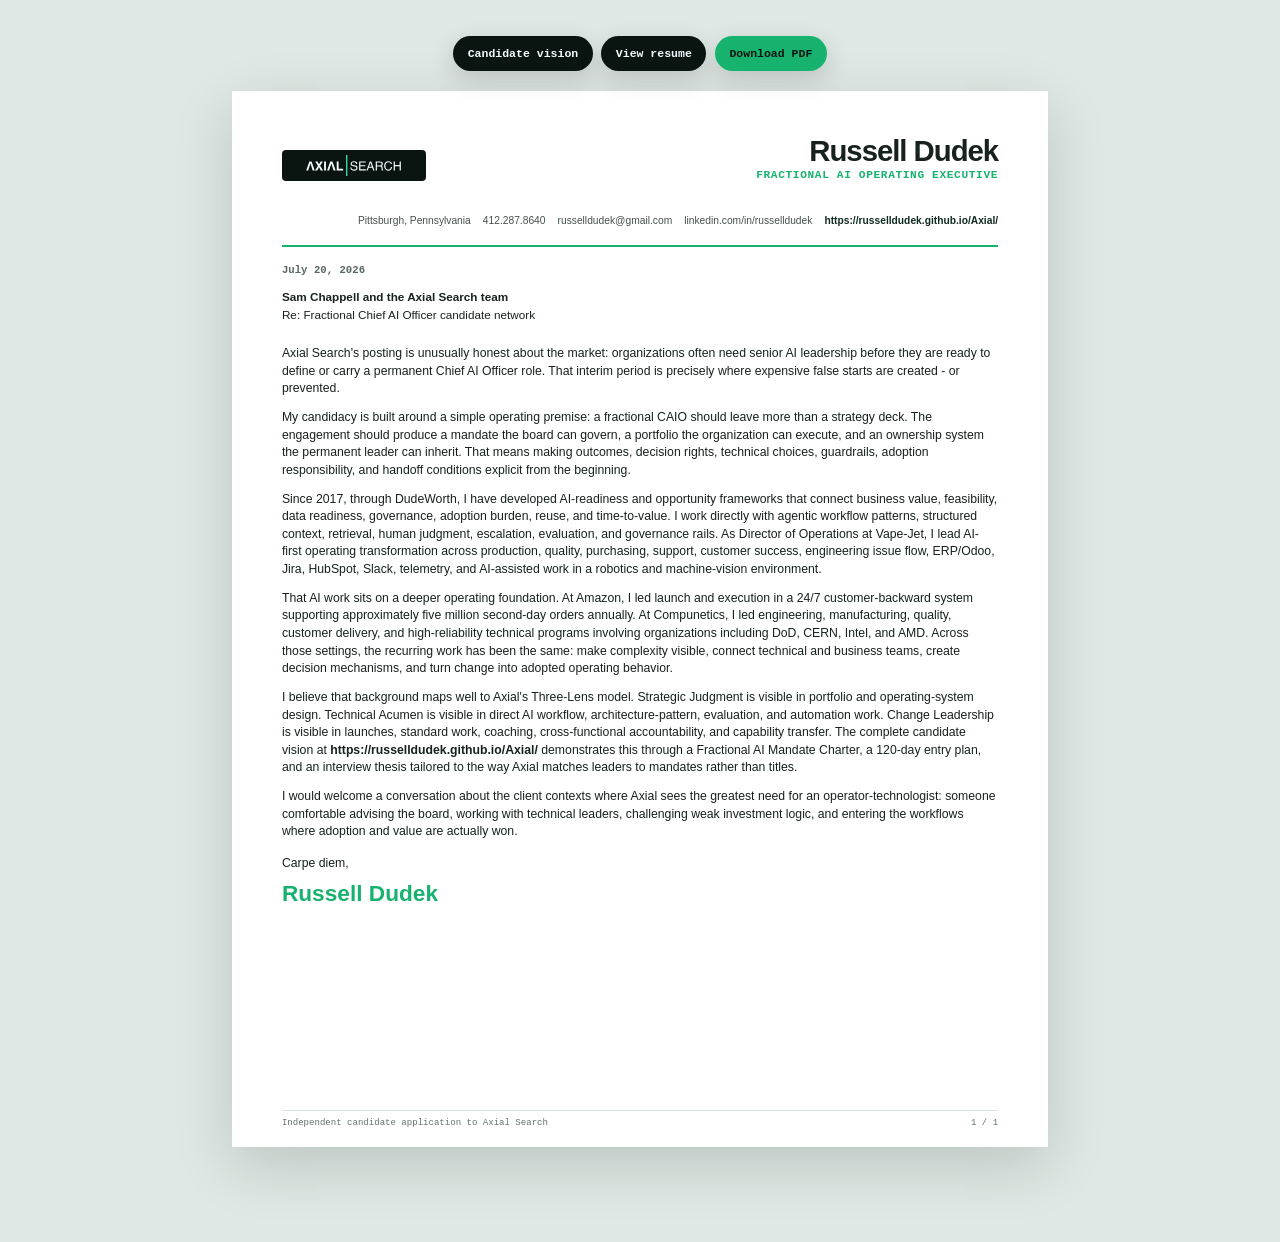
<file: cover-letter.html>
<!doctype html>
<html lang="en">
<head>
  <meta charset="utf-8">
  <meta name="viewport" content="width=device-width, initial-scale=1">
  <title>Russell Dudek - Cover Letter to Axial Search</title>
  <meta name="description" content="One-page cover letter for Axial Search's Fractional Chief AI Officer candidate network.">
  <link rel="stylesheet" href="styles.css">
  <script src="app.js" defer></script>
</head>
<body class="document-page">
<a class="skip-link" href="#letter">Skip to cover letter</a>
<nav class="document-actions" aria-label="Document actions">
  <a href="index.html">Candidate vision</a>
  <a href="resume.html">View resume</a>
  <a href="docs/Russell-Dudek-Axial-Fractional-CAIO-Cover-Letter.pdf" class="primary" download="Russell-Dudek-Axial-Fractional-CAIO-Cover-Letter.pdf">Download PDF</a>
</nav>
<main id="letter">
  <section class="sheet" aria-label="Cover letter">
    <header class="doc-header">
      <div class="doc-brand"><img data-brand-logo src="assets/brand/axial-logo.svg" alt="Axial Search"><span class="brand-text-fallback doc-company">AXIAL SEARCH</span></div>
      <div class="doc-identity"><h1>Russell Dudek</h1><div class="doc-role">Fractional AI Operating Executive</div></div>
      <div class="doc-contact">
        <span>Pittsburgh, Pennsylvania</span><a href="tel:+14122878640">412.287.8640</a><a href="mailto:russelldudek@gmail.com">russelldudek@gmail.com</a><a href="https://www.linkedin.com/in/russelldudek">linkedin.com/in/russelldudek</a><a class="vision-url" href="https://russelldudek.github.io/Axial/">https://russelldudek.github.io/Axial/</a>
      </div>
    </header>

    <div class="letter-date">July 20, 2026</div>
    <div class="letter-address"><strong>Sam Chappell and the Axial Search team</strong><br>Re: Fractional Chief AI Officer candidate network</div>

    <div class="letter-body">
      <p>Axial Search's posting is unusually honest about the market: organizations often need senior AI leadership before they are ready to define or carry a permanent Chief AI Officer role. That interim period is precisely where expensive false starts are created - or prevented.</p>

      <p>My candidacy is built around a simple operating premise: a fractional CAIO should leave more than a strategy deck. The engagement should produce a mandate the board can govern, a portfolio the organization can execute, and an ownership system the permanent leader can inherit. That means making outcomes, decision rights, technical choices, guardrails, adoption responsibility, and handoff conditions explicit from the beginning.</p>

      <p>Since 2017, through DudeWorth, I have developed AI-readiness and opportunity frameworks that connect business value, feasibility, data readiness, governance, adoption burden, reuse, and time-to-value. I work directly with agentic workflow patterns, structured context, retrieval, human judgment, escalation, evaluation, and governance rails. As Director of Operations at Vape-Jet, I lead AI-first operating transformation across production, quality, purchasing, support, customer success, engineering issue flow, ERP/Odoo, Jira, HubSpot, Slack, telemetry, and AI-assisted work in a robotics and machine-vision environment.</p>

      <p>That AI work sits on a deeper operating foundation. At Amazon, I led launch and execution in a 24/7 customer-backward system supporting approximately five million second-day orders annually. At Compunetics, I led engineering, manufacturing, quality, customer delivery, and high-reliability technical programs involving organizations including DoD, CERN, Intel, and AMD. Across those settings, the recurring work has been the same: make complexity visible, connect technical and business teams, create decision mechanisms, and turn change into adopted operating behavior.</p>

      <p>I believe that background maps well to Axial's Three-Lens model. Strategic Judgment is visible in portfolio and operating-system design. Technical Acumen is visible in direct AI workflow, architecture-pattern, evaluation, and automation work. Change Leadership is visible in launches, standard work, coaching, cross-functional accountability, and capability transfer. The complete candidate vision at <strong>https://russelldudek.github.io/Axial/</strong> demonstrates this through a Fractional AI Mandate Charter, a 120-day entry plan, and an interview thesis tailored to the way Axial matches leaders to mandates rather than titles.</p>

      <p>I would welcome a conversation about the client contexts where Axial sees the greatest need for an operator-technologist: someone comfortable advising the board, working with technical leaders, challenging weak investment logic, and entering the workflows where adoption and value are actually won.</p>

      <div class="letter-signoff">Carpe diem,</div>
      <div class="letter-signature">Russell Dudek</div>
    </div>
    <footer class="doc-footer"><span>Independent candidate application to Axial Search</span><span>1 / 1</span></footer>
  </section>
</main>
</body>
</html>
</file>
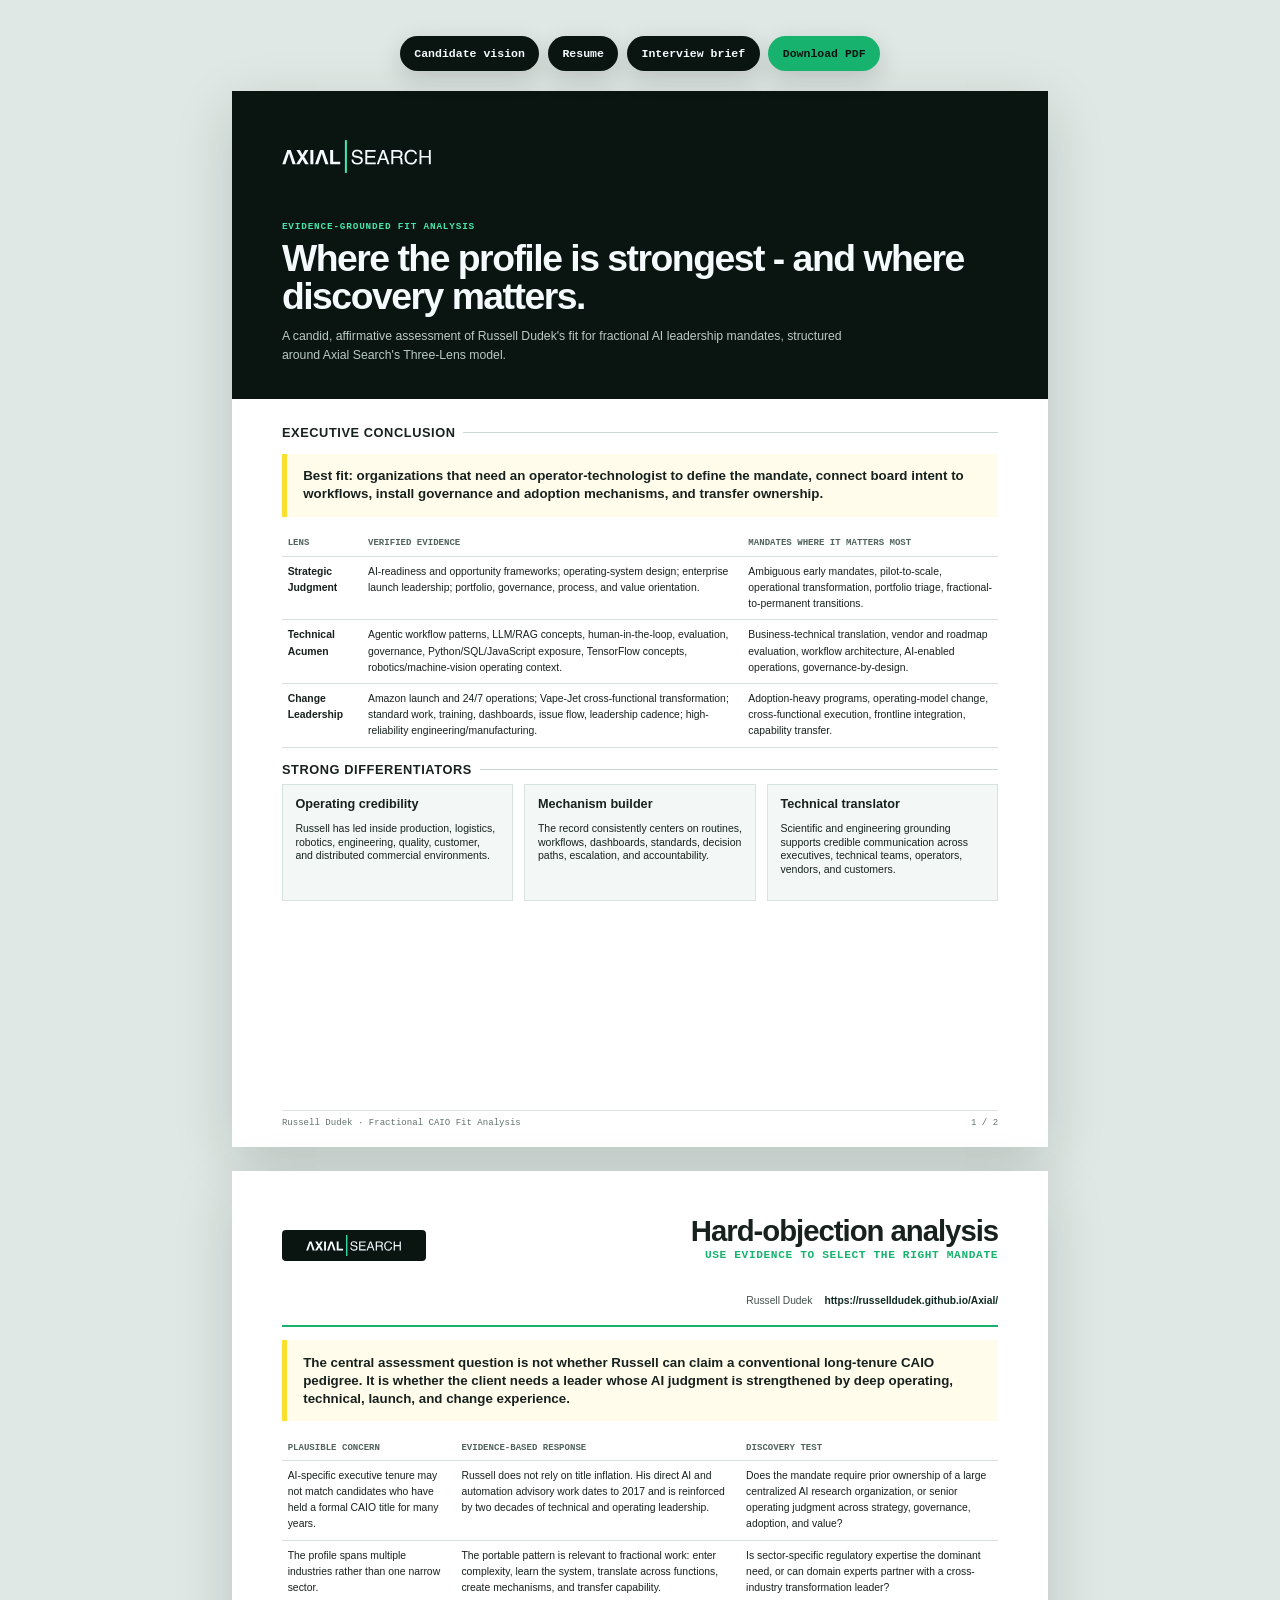
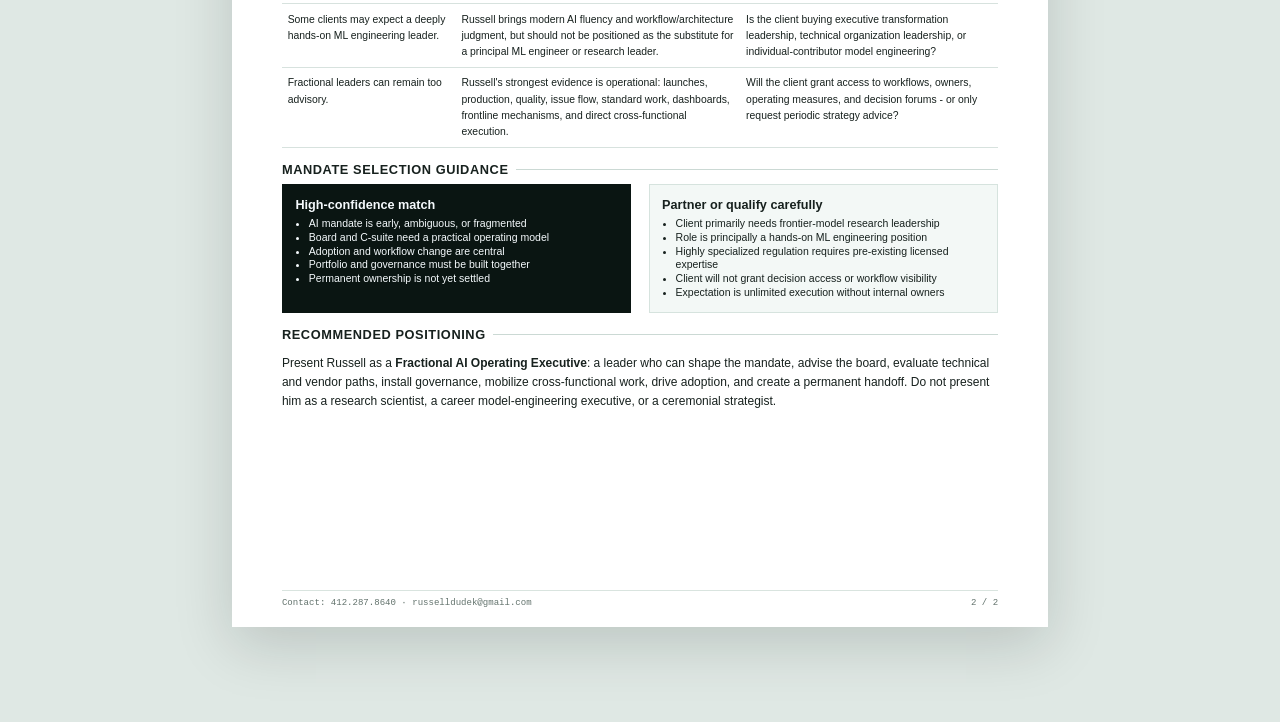
<file: fit-analysis.html>
<!doctype html><html lang="en"><head><meta charset="utf-8"><meta name="viewport" content="width=device-width,initial-scale=1"><title>Russell Dudek - Fractional CAIO Fit Analysis</title><meta name="description" content="Evidence-grounded fit and hard-objection analysis for Axial Search's Fractional Chief AI Officer candidate network."><link rel="stylesheet" href="styles.css"><script src="app.js" defer></script></head>
<body class="document-page"><a class="skip-link" href="#fit">Skip to fit analysis</a><nav class="document-actions" aria-label="Document actions"><a href="index.html">Candidate vision</a><a href="resume.html">Resume</a><a href="interview-brief.html">Interview brief</a><a href="docs/Russell-Dudek-Axial-Fractional-CAIO-Fit-Analysis.pdf" class="primary" download="Russell-Dudek-Axial-Fractional-CAIO-Fit-Analysis.pdf">Download PDF</a></nav>
<main id="fit"><section class="sheet"><div class="report-cover"><img data-brand-logo src="assets/brand/axial-logo.svg" alt="Axial Search"><div class="report-kicker">Evidence-grounded fit analysis</div><h1>Where the profile is strongest - and where discovery matters.</h1><p>A candid, affirmative assessment of Russell Dudek's fit for fractional AI leadership mandates, structured around Axial Search's Three-Lens model.</p></div>
<section class="doc-section"><h2 class="doc-section-title">Executive conclusion</h2><div class="report-callout">Best fit: organizations that need an operator-technologist to define the mandate, connect board intent to workflows, install governance and adoption mechanisms, and transfer ownership.</div>
<table class="report-table"><thead><tr><th>Lens</th><th>Verified evidence</th><th>Mandates where it matters most</th></tr></thead><tbody><tr><td><strong>Strategic Judgment</strong></td><td>AI-readiness and opportunity frameworks; operating-system design; enterprise launch leadership; portfolio, governance, process, and value orientation.</td><td>Ambiguous early mandates, pilot-to-scale, operational transformation, portfolio triage, fractional-to-permanent transitions.</td></tr><tr><td><strong>Technical Acumen</strong></td><td>Agentic workflow patterns, LLM/RAG concepts, human-in-the-loop, evaluation, governance, Python/SQL/JavaScript exposure, TensorFlow concepts, robotics/machine-vision operating context.</td><td>Business-technical translation, vendor and roadmap evaluation, workflow architecture, AI-enabled operations, governance-by-design.</td></tr><tr><td><strong>Change Leadership</strong></td><td>Amazon launch and 24/7 operations; Vape-Jet cross-functional transformation; standard work, training, dashboards, issue flow, leadership cadence; high-reliability engineering/manufacturing.</td><td>Adoption-heavy programs, operating-model change, cross-functional execution, frontline integration, capability transfer.</td></tr></tbody></table></section>
<section class="doc-section"><h2 class="doc-section-title">Strong differentiators</h2><div class="report-grid-3"><div class="report-card"><h3>Operating credibility</h3><p>Russell has led inside production, logistics, robotics, engineering, quality, customer, and distributed commercial environments.</p></div><div class="report-card"><h3>Mechanism builder</h3><p>The record consistently centers on routines, workflows, dashboards, standards, decision paths, escalation, and accountability.</p></div><div class="report-card"><h3>Technical translator</h3><p>Scientific and engineering grounding supports credible communication across executives, technical teams, operators, vendors, and customers.</p></div></div></section>
<footer class="doc-footer"><span>Russell Dudek · Fractional CAIO Fit Analysis</span><span>1 / 2</span></footer></section>

<section class="sheet"><header class="doc-header"><div class="doc-brand"><img data-brand-logo src="assets/brand/axial-logo.svg" alt="Axial Search"></div><div class="doc-identity"><h1>Hard-objection analysis</h1><div class="doc-role">Use evidence to select the right mandate</div></div><div class="doc-contact"><span>Russell Dudek</span><a class="vision-url" href="https://russelldudek.github.io/Axial/">https://russelldudek.github.io/Axial/</a></div></header>
<div class="report-callout">The central assessment question is not whether Russell can claim a conventional long-tenure CAIO pedigree. It is whether the client needs a leader whose AI judgment is strengthened by deep operating, technical, launch, and change experience.</div>
<table class="report-table"><thead><tr><th>Plausible concern</th><th>Evidence-based response</th><th>Discovery test</th></tr></thead><tbody><tr><td>AI-specific executive tenure may not match candidates who have held a formal CAIO title for many years.</td><td>Russell does not rely on title inflation. His direct AI and automation advisory work dates to 2017 and is reinforced by two decades of technical and operating leadership.</td><td>Does the mandate require prior ownership of a large centralized AI research organization, or senior operating judgment across strategy, governance, adoption, and value?</td></tr><tr><td>The profile spans multiple industries rather than one narrow sector.</td><td>The portable pattern is relevant to fractional work: enter complexity, learn the system, translate across functions, create mechanisms, and transfer capability.</td><td>Is sector-specific regulatory expertise the dominant need, or can domain experts partner with a cross-industry transformation leader?</td></tr><tr><td>Some clients may expect a deeply hands-on ML engineering leader.</td><td>Russell brings modern AI fluency and workflow/architecture judgment, but should not be positioned as the substitute for a principal ML engineer or research leader.</td><td>Is the client buying executive transformation leadership, technical organization leadership, or individual-contributor model engineering?</td></tr><tr><td>Fractional leaders can remain too advisory.</td><td>Russell's strongest evidence is operational: launches, production, quality, issue flow, standard work, dashboards, frontline mechanisms, and direct cross-functional execution.</td><td>Will the client grant access to workflows, owners, operating measures, and decision forums - or only request periodic strategy advice?</td></tr></tbody></table>
<section class="doc-section"><h2 class="doc-section-title">Mandate selection guidance</h2><div class="report-grid-2"><div class="report-card dark"><h3>High-confidence match</h3><ul><li>AI mandate is early, ambiguous, or fragmented</li><li>Board and C-suite need a practical operating model</li><li>Adoption and workflow change are central</li><li>Portfolio and governance must be built together</li><li>Permanent ownership is not yet settled</li></ul></div><div class="report-card"><h3>Partner or qualify carefully</h3><ul><li>Client primarily needs frontier-model research leadership</li><li>Role is principally a hands-on ML engineering position</li><li>Highly specialized regulation requires pre-existing licensed expertise</li><li>Client will not grant decision access or workflow visibility</li><li>Expectation is unlimited execution without internal owners</li></ul></div></div></section>
<section class="doc-section"><h2 class="doc-section-title">Recommended positioning</h2><p style="font-size:9pt">Present Russell as a <strong>Fractional AI Operating Executive</strong>: a leader who can shape the mandate, advise the board, evaluate technical and vendor paths, install governance, mobilize cross-functional work, drive adoption, and create a permanent handoff. Do not present him as a research scientist, a career model-engineering executive, or a ceremonial strategist.</p></section>
<footer class="doc-footer"><span>Contact: 412.287.8640 · russelldudek@gmail.com</span><span>2 / 2</span></footer></section></main></body></html>
</file>
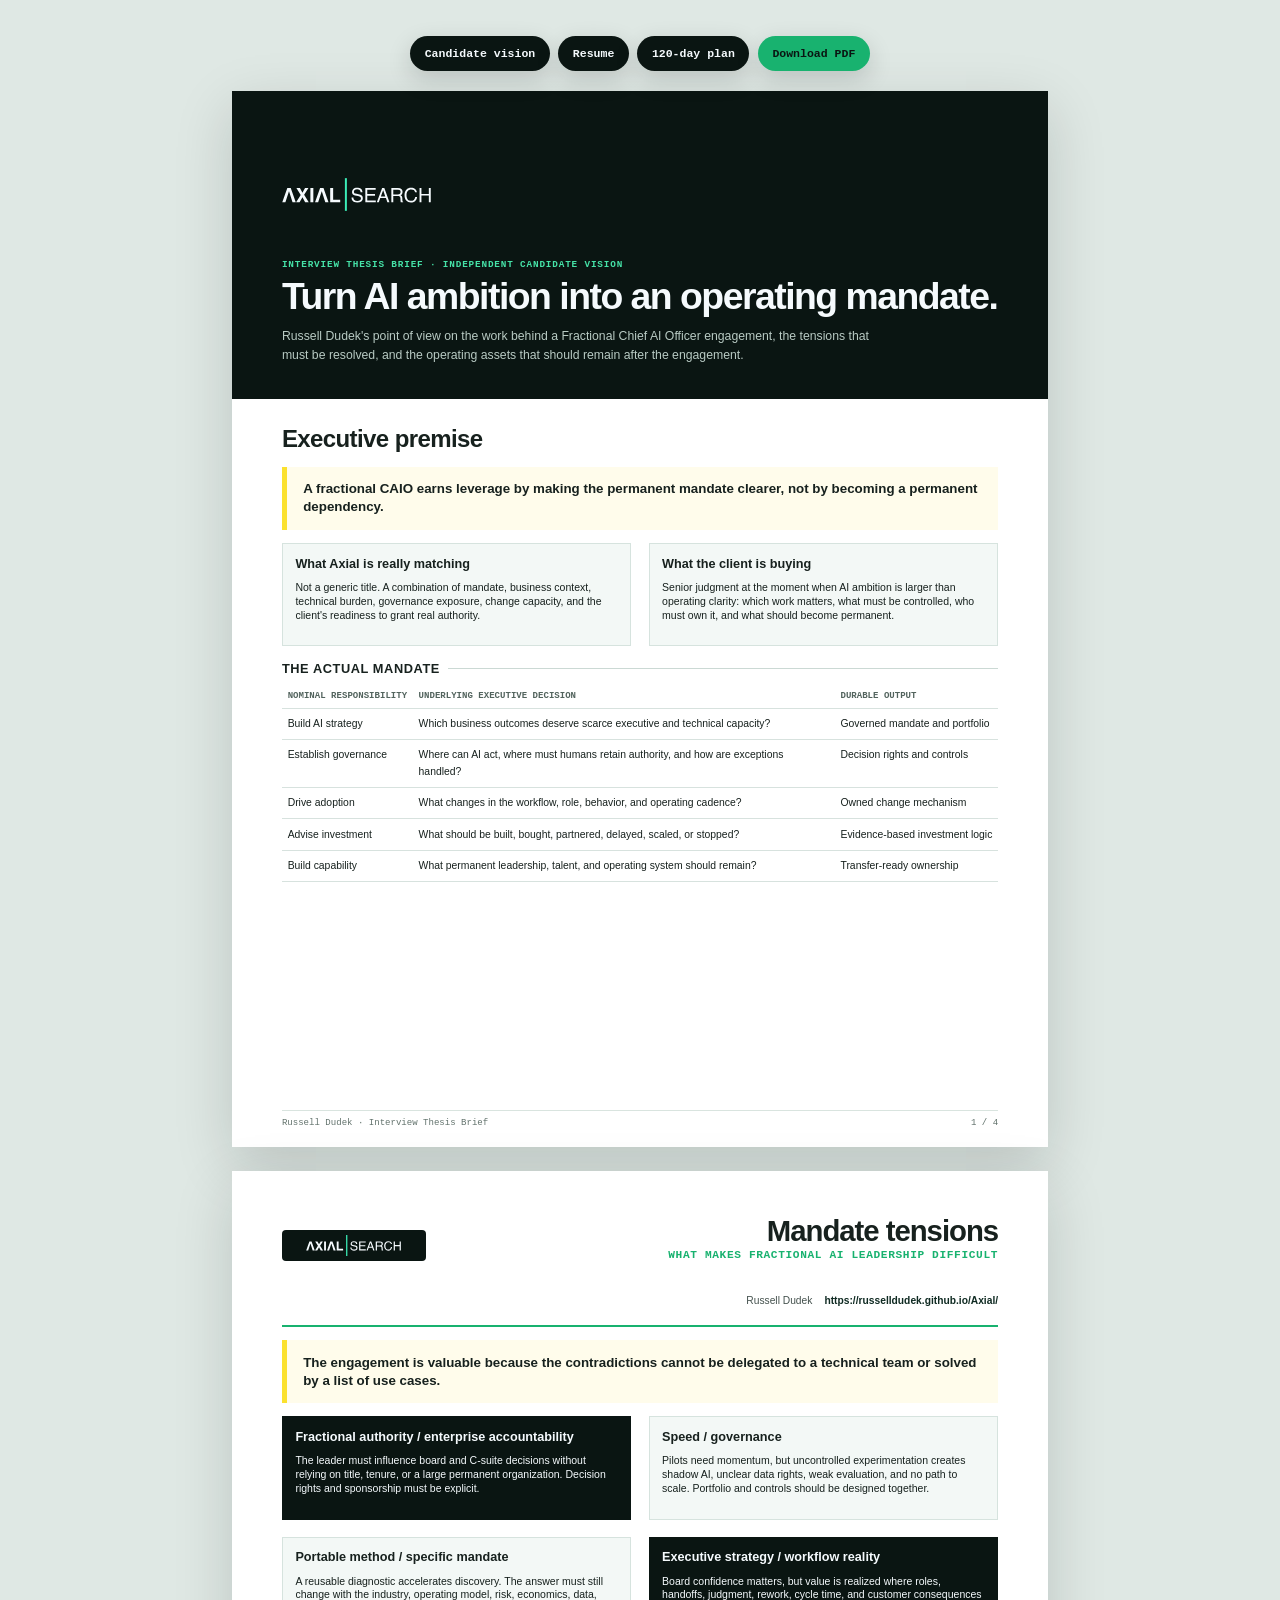
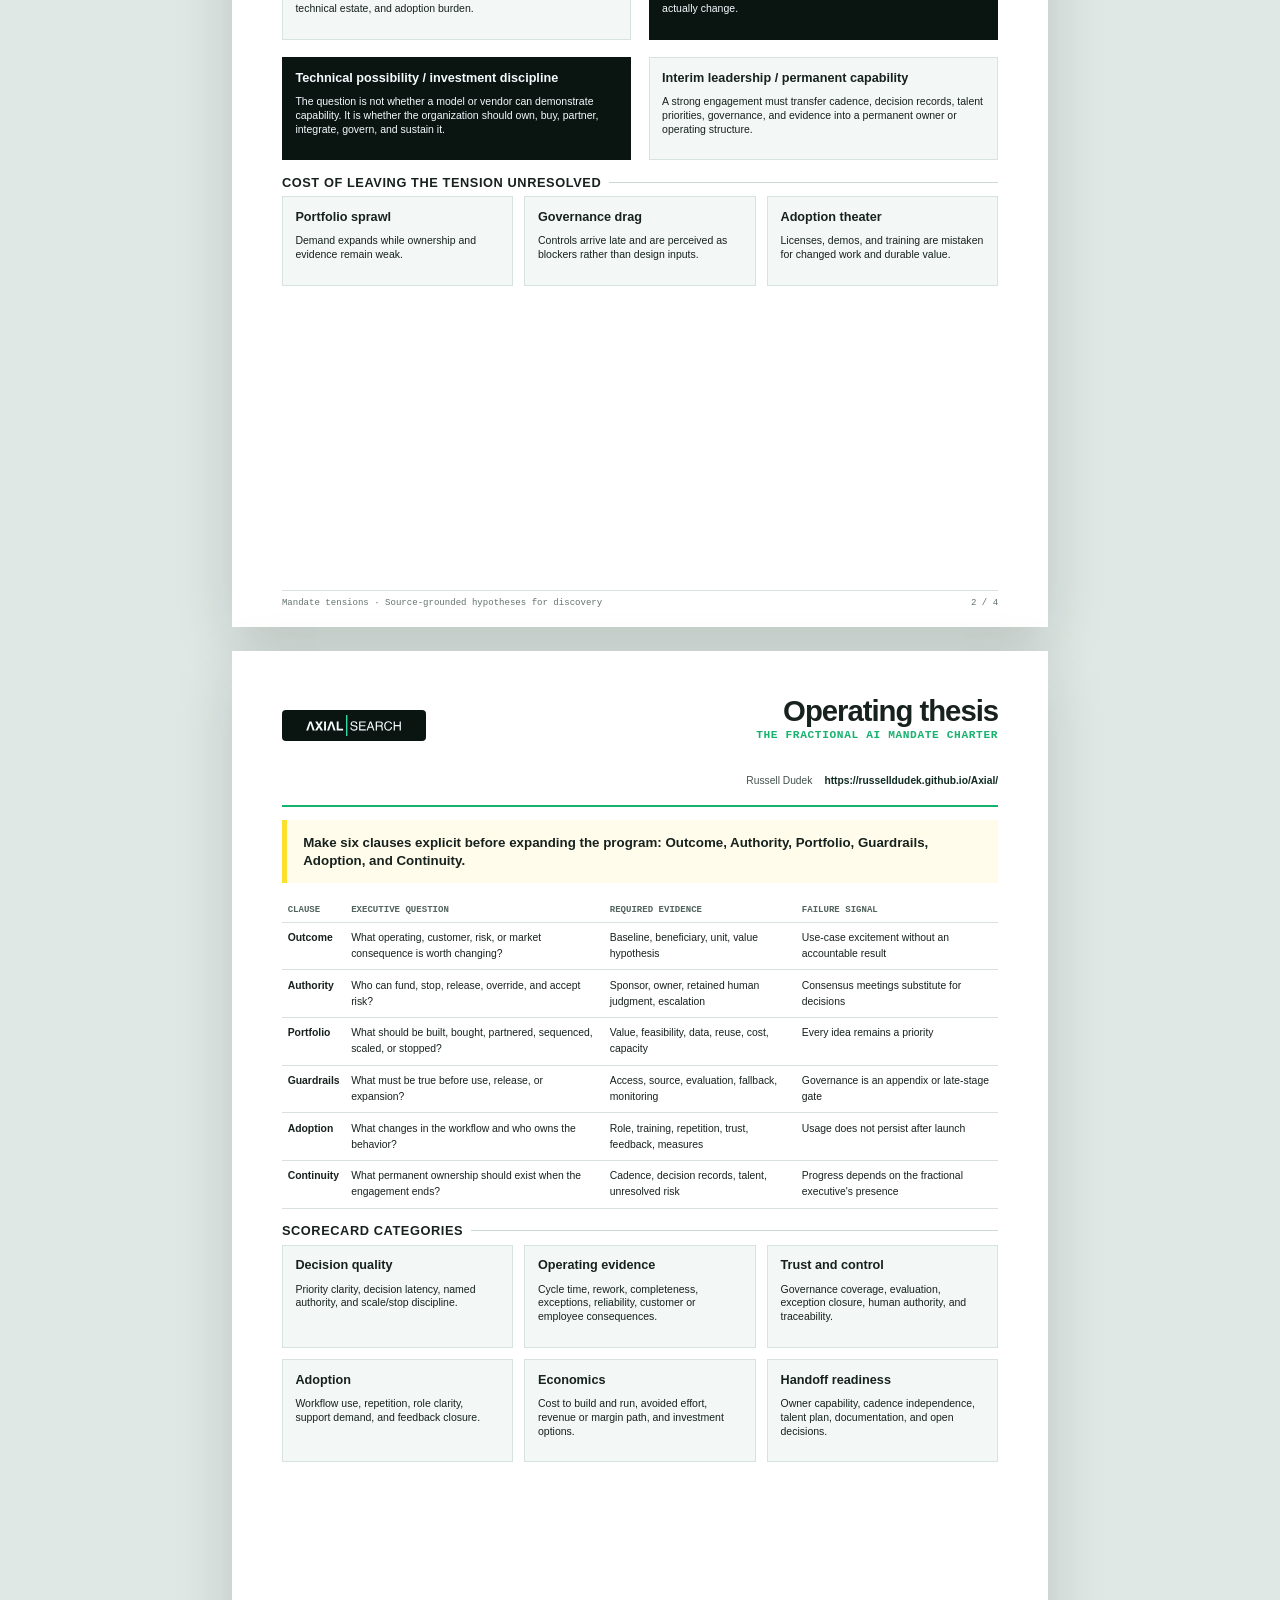
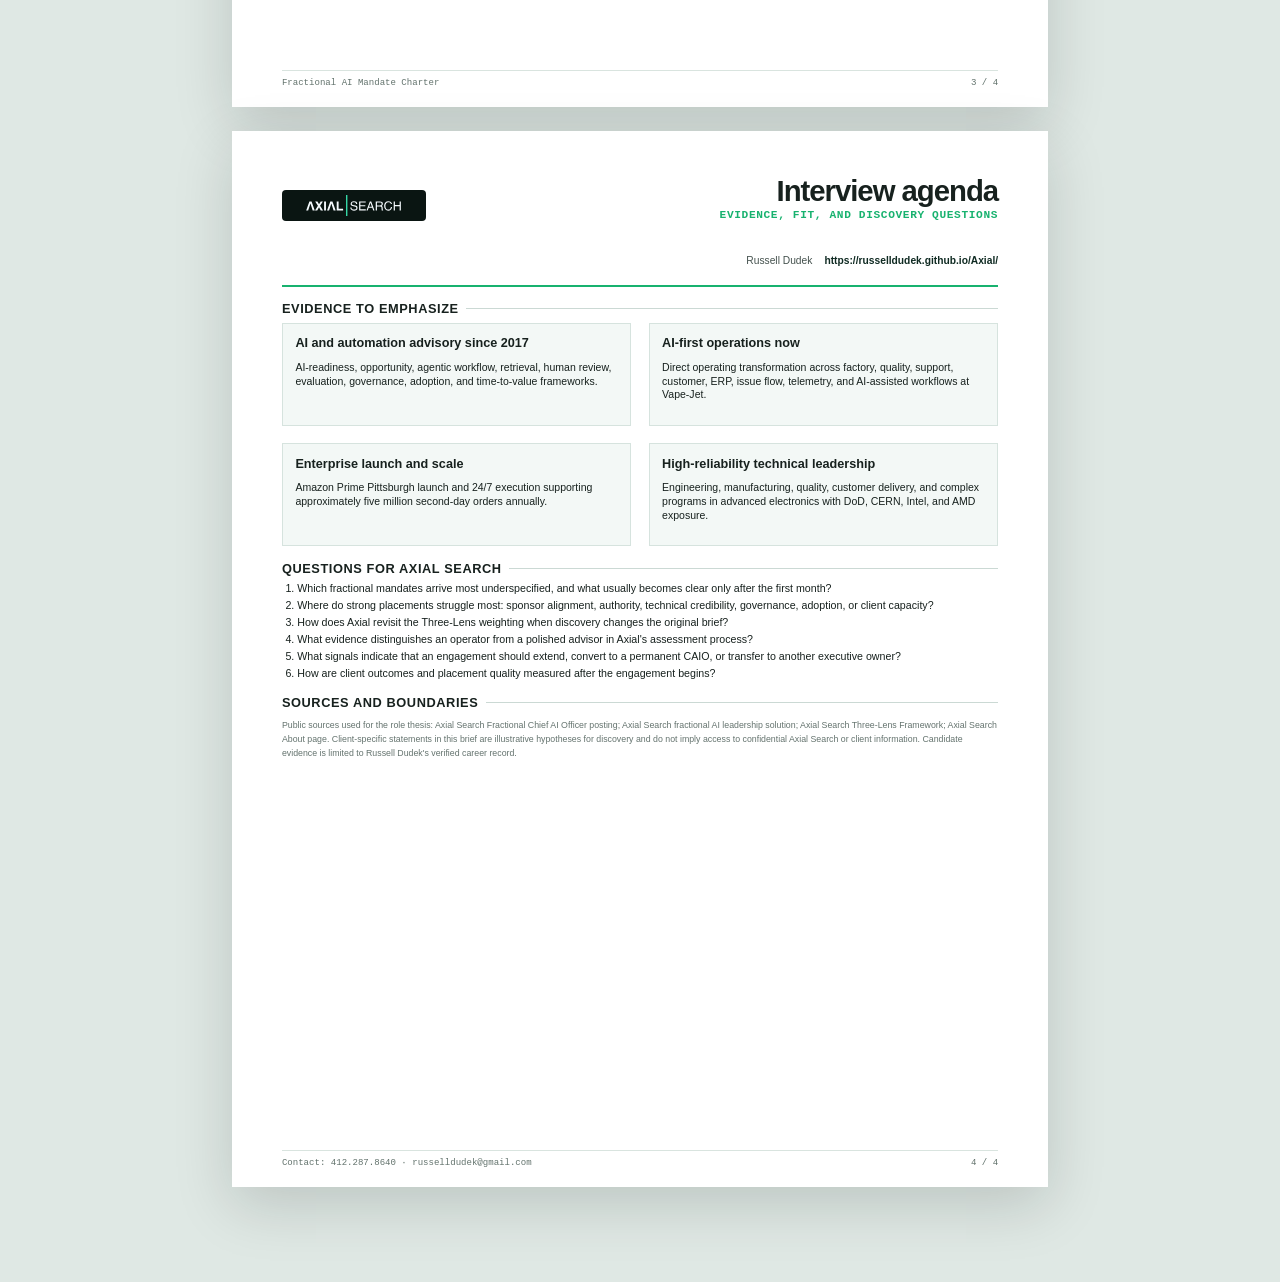
<file: interview-brief.html>
<!doctype html>
<html lang="en"><head><meta charset="utf-8"><meta name="viewport" content="width=device-width,initial-scale=1"><title>Russell Dudek - Axial Search Interview Thesis Brief</title><meta name="description" content="Interview thesis brief for Axial Search's Fractional Chief AI Officer candidate network."><link rel="stylesheet" href="styles.css"><script src="app.js" defer></script></head>
<body class="document-page"><a class="skip-link" href="#brief">Skip to interview brief</a>
<nav class="document-actions" aria-label="Document actions"><a href="index.html">Candidate vision</a><a href="resume.html">Resume</a><a href="120-day-plan.html">120-day plan</a><a href="docs/Russell-Dudek-Axial-Interview-Thesis-Brief.pdf" class="primary" download="Russell-Dudek-Axial-Interview-Thesis-Brief.pdf">Download PDF</a></nav>
<main id="brief">
<section class="sheet"><div class="report-cover"><img data-brand-logo src="assets/brand/axial-logo.svg" alt="Axial Search"><div class="report-kicker">Interview thesis brief · Independent candidate vision</div><h1>Turn AI ambition into an operating mandate.</h1><p>Russell Dudek's point of view on the work behind a Fractional Chief AI Officer engagement, the tensions that must be resolved, and the operating assets that should remain after the engagement.</p></div>
<h2 class="report-page-title">Executive premise</h2><div class="report-callout">A fractional CAIO earns leverage by making the permanent mandate clearer, not by becoming a permanent dependency.</div>
<div class="report-grid-2"><div class="report-card"><h3>What Axial is really matching</h3><p>Not a generic title. A combination of mandate, business context, technical burden, governance exposure, change capacity, and the client's readiness to grant real authority.</p></div><div class="report-card"><h3>What the client is buying</h3><p>Senior judgment at the moment when AI ambition is larger than operating clarity: which work matters, what must be controlled, who must own it, and what should become permanent.</p></div></div>
<section class="doc-section"><h2 class="doc-section-title">The actual mandate</h2><table class="report-table"><thead><tr><th>Nominal responsibility</th><th>Underlying executive decision</th><th>Durable output</th></tr></thead><tbody><tr><td>Build AI strategy</td><td>Which business outcomes deserve scarce executive and technical capacity?</td><td>Governed mandate and portfolio</td></tr><tr><td>Establish governance</td><td>Where can AI act, where must humans retain authority, and how are exceptions handled?</td><td>Decision rights and controls</td></tr><tr><td>Drive adoption</td><td>What changes in the workflow, role, behavior, and operating cadence?</td><td>Owned change mechanism</td></tr><tr><td>Advise investment</td><td>What should be built, bought, partnered, delayed, scaled, or stopped?</td><td>Evidence-based investment logic</td></tr><tr><td>Build capability</td><td>What permanent leadership, talent, and operating system should remain?</td><td>Transfer-ready ownership</td></tr></tbody></table></section>
<footer class="doc-footer"><span>Russell Dudek · Interview Thesis Brief</span><span>1 / 4</span></footer></section>

<section class="sheet"><header class="doc-header"><div class="doc-brand"><img data-brand-logo src="assets/brand/axial-logo.svg" alt="Axial Search"></div><div class="doc-identity"><h1>Mandate tensions</h1><div class="doc-role">What makes fractional AI leadership difficult</div></div><div class="doc-contact"><span>Russell Dudek</span><a class="vision-url" href="https://russelldudek.github.io/Axial/">https://russelldudek.github.io/Axial/</a></div></header>
<div class="report-callout">The engagement is valuable because the contradictions cannot be delegated to a technical team or solved by a list of use cases.</div>
<div class="report-grid-2"><div class="report-card dark"><h3>Fractional authority / enterprise accountability</h3><p>The leader must influence board and C-suite decisions without relying on title, tenure, or a large permanent organization. Decision rights and sponsorship must be explicit.</p></div><div class="report-card"><h3>Speed / governance</h3><p>Pilots need momentum, but uncontrolled experimentation creates shadow AI, unclear data rights, weak evaluation, and no path to scale. Portfolio and controls should be designed together.</p></div><div class="report-card"><h3>Portable method / specific mandate</h3><p>A reusable diagnostic accelerates discovery. The answer must still change with the industry, operating model, risk, economics, data, technical estate, and adoption burden.</p></div><div class="report-card dark"><h3>Executive strategy / workflow reality</h3><p>Board confidence matters, but value is realized where roles, handoffs, judgment, rework, cycle time, and customer consequences actually change.</p></div><div class="report-card dark"><h3>Technical possibility / investment discipline</h3><p>The question is not whether a model or vendor can demonstrate capability. It is whether the organization should own, buy, partner, integrate, govern, and sustain it.</p></div><div class="report-card"><h3>Interim leadership / permanent capability</h3><p>A strong engagement must transfer cadence, decision records, talent priorities, governance, and evidence into a permanent owner or operating structure.</p></div></div>
<section class="doc-section"><h2 class="doc-section-title">Cost of leaving the tension unresolved</h2><div class="report-grid-3"><div class="report-card"><h3>Portfolio sprawl</h3><p>Demand expands while ownership and evidence remain weak.</p></div><div class="report-card"><h3>Governance drag</h3><p>Controls arrive late and are perceived as blockers rather than design inputs.</p></div><div class="report-card"><h3>Adoption theater</h3><p>Licenses, demos, and training are mistaken for changed work and durable value.</p></div></div></section>
<footer class="doc-footer"><span>Mandate tensions · Source-grounded hypotheses for discovery</span><span>2 / 4</span></footer></section>

<section class="sheet"><header class="doc-header"><div class="doc-brand"><img data-brand-logo src="assets/brand/axial-logo.svg" alt="Axial Search"></div><div class="doc-identity"><h1>Operating thesis</h1><div class="doc-role">The Fractional AI Mandate Charter</div></div><div class="doc-contact"><span>Russell Dudek</span><a class="vision-url" href="https://russelldudek.github.io/Axial/">https://russelldudek.github.io/Axial/</a></div></header>
<div class="report-callout">Make six clauses explicit before expanding the program: Outcome, Authority, Portfolio, Guardrails, Adoption, and Continuity.</div>
<table class="report-table"><thead><tr><th>Clause</th><th>Executive question</th><th>Required evidence</th><th>Failure signal</th></tr></thead><tbody><tr><td><strong>Outcome</strong></td><td>What operating, customer, risk, or market consequence is worth changing?</td><td>Baseline, beneficiary, unit, value hypothesis</td><td>Use-case excitement without an accountable result</td></tr><tr><td><strong>Authority</strong></td><td>Who can fund, stop, release, override, and accept risk?</td><td>Sponsor, owner, retained human judgment, escalation</td><td>Consensus meetings substitute for decisions</td></tr><tr><td><strong>Portfolio</strong></td><td>What should be built, bought, partnered, sequenced, scaled, or stopped?</td><td>Value, feasibility, data, reuse, cost, capacity</td><td>Every idea remains a priority</td></tr><tr><td><strong>Guardrails</strong></td><td>What must be true before use, release, or expansion?</td><td>Access, source, evaluation, fallback, monitoring</td><td>Governance is an appendix or late-stage gate</td></tr><tr><td><strong>Adoption</strong></td><td>What changes in the workflow and who owns the behavior?</td><td>Role, training, repetition, trust, feedback, measures</td><td>Usage does not persist after launch</td></tr><tr><td><strong>Continuity</strong></td><td>What permanent ownership should exist when the engagement ends?</td><td>Cadence, decision records, talent, unresolved risk</td><td>Progress depends on the fractional executive's presence</td></tr></tbody></table>
<section class="doc-section"><h2 class="doc-section-title">Scorecard categories</h2><div class="report-grid-3"><div class="report-card"><h3>Decision quality</h3><p>Priority clarity, decision latency, named authority, and scale/stop discipline.</p></div><div class="report-card"><h3>Operating evidence</h3><p>Cycle time, rework, completeness, exceptions, reliability, customer or employee consequences.</p></div><div class="report-card"><h3>Trust and control</h3><p>Governance coverage, evaluation, exception closure, human authority, and traceability.</p></div><div class="report-card"><h3>Adoption</h3><p>Workflow use, repetition, role clarity, support demand, and feedback closure.</p></div><div class="report-card"><h3>Economics</h3><p>Cost to build and run, avoided effort, revenue or margin path, and investment options.</p></div><div class="report-card"><h3>Handoff readiness</h3><p>Owner capability, cadence independence, talent plan, documentation, and open decisions.</p></div></div></section>
<footer class="doc-footer"><span>Fractional AI Mandate Charter</span><span>3 / 4</span></footer></section>

<section class="sheet"><header class="doc-header"><div class="doc-brand"><img data-brand-logo src="assets/brand/axial-logo.svg" alt="Axial Search"></div><div class="doc-identity"><h1>Interview agenda</h1><div class="doc-role">Evidence, fit, and discovery questions</div></div><div class="doc-contact"><span>Russell Dudek</span><a class="vision-url" href="https://russelldudek.github.io/Axial/">https://russelldudek.github.io/Axial/</a></div></header>
<section class="doc-section"><h2 class="doc-section-title">Evidence to emphasize</h2><div class="report-grid-2"><div class="report-card"><h3>AI and automation advisory since 2017</h3><p>AI-readiness, opportunity, agentic workflow, retrieval, human review, evaluation, governance, adoption, and time-to-value frameworks.</p></div><div class="report-card"><h3>AI-first operations now</h3><p>Direct operating transformation across factory, quality, support, customer, ERP, issue flow, telemetry, and AI-assisted workflows at Vape-Jet.</p></div><div class="report-card"><h3>Enterprise launch and scale</h3><p>Amazon Prime Pittsburgh launch and 24/7 execution supporting approximately five million second-day orders annually.</p></div><div class="report-card"><h3>High-reliability technical leadership</h3><p>Engineering, manufacturing, quality, customer delivery, and complex programs in advanced electronics with DoD, CERN, Intel, and AMD exposure.</p></div></div></section>
<section class="doc-section"><h2 class="doc-section-title">Questions for Axial Search</h2><ol class="compact-list"><li>Which fractional mandates arrive most underspecified, and what usually becomes clear only after the first month?</li><li>Where do strong placements struggle most: sponsor alignment, authority, technical credibility, governance, adoption, or client capacity?</li><li>How does Axial revisit the Three-Lens weighting when discovery changes the original brief?</li><li>What evidence distinguishes an operator from a polished advisor in Axial's assessment process?</li><li>What signals indicate that an engagement should extend, convert to a permanent CAIO, or transfer to another executive owner?</li><li>How are client outcomes and placement quality measured after the engagement begins?</li></ol></section>
<section class="doc-section"><h2 class="doc-section-title">Sources and boundaries</h2><p class="report-source">Public sources used for the role thesis: Axial Search Fractional Chief AI Officer posting; Axial Search fractional AI leadership solution; Axial Search Three-Lens Framework; Axial Search About page. Client-specific statements in this brief are illustrative hypotheses for discovery and do not imply access to confidential Axial Search or client information. Candidate evidence is limited to Russell Dudek's verified career record.</p></section>
<footer class="doc-footer"><span>Contact: 412.287.8640 · russelldudek@gmail.com</span><span>4 / 4</span></footer></section>
</main></body></html>
</file>
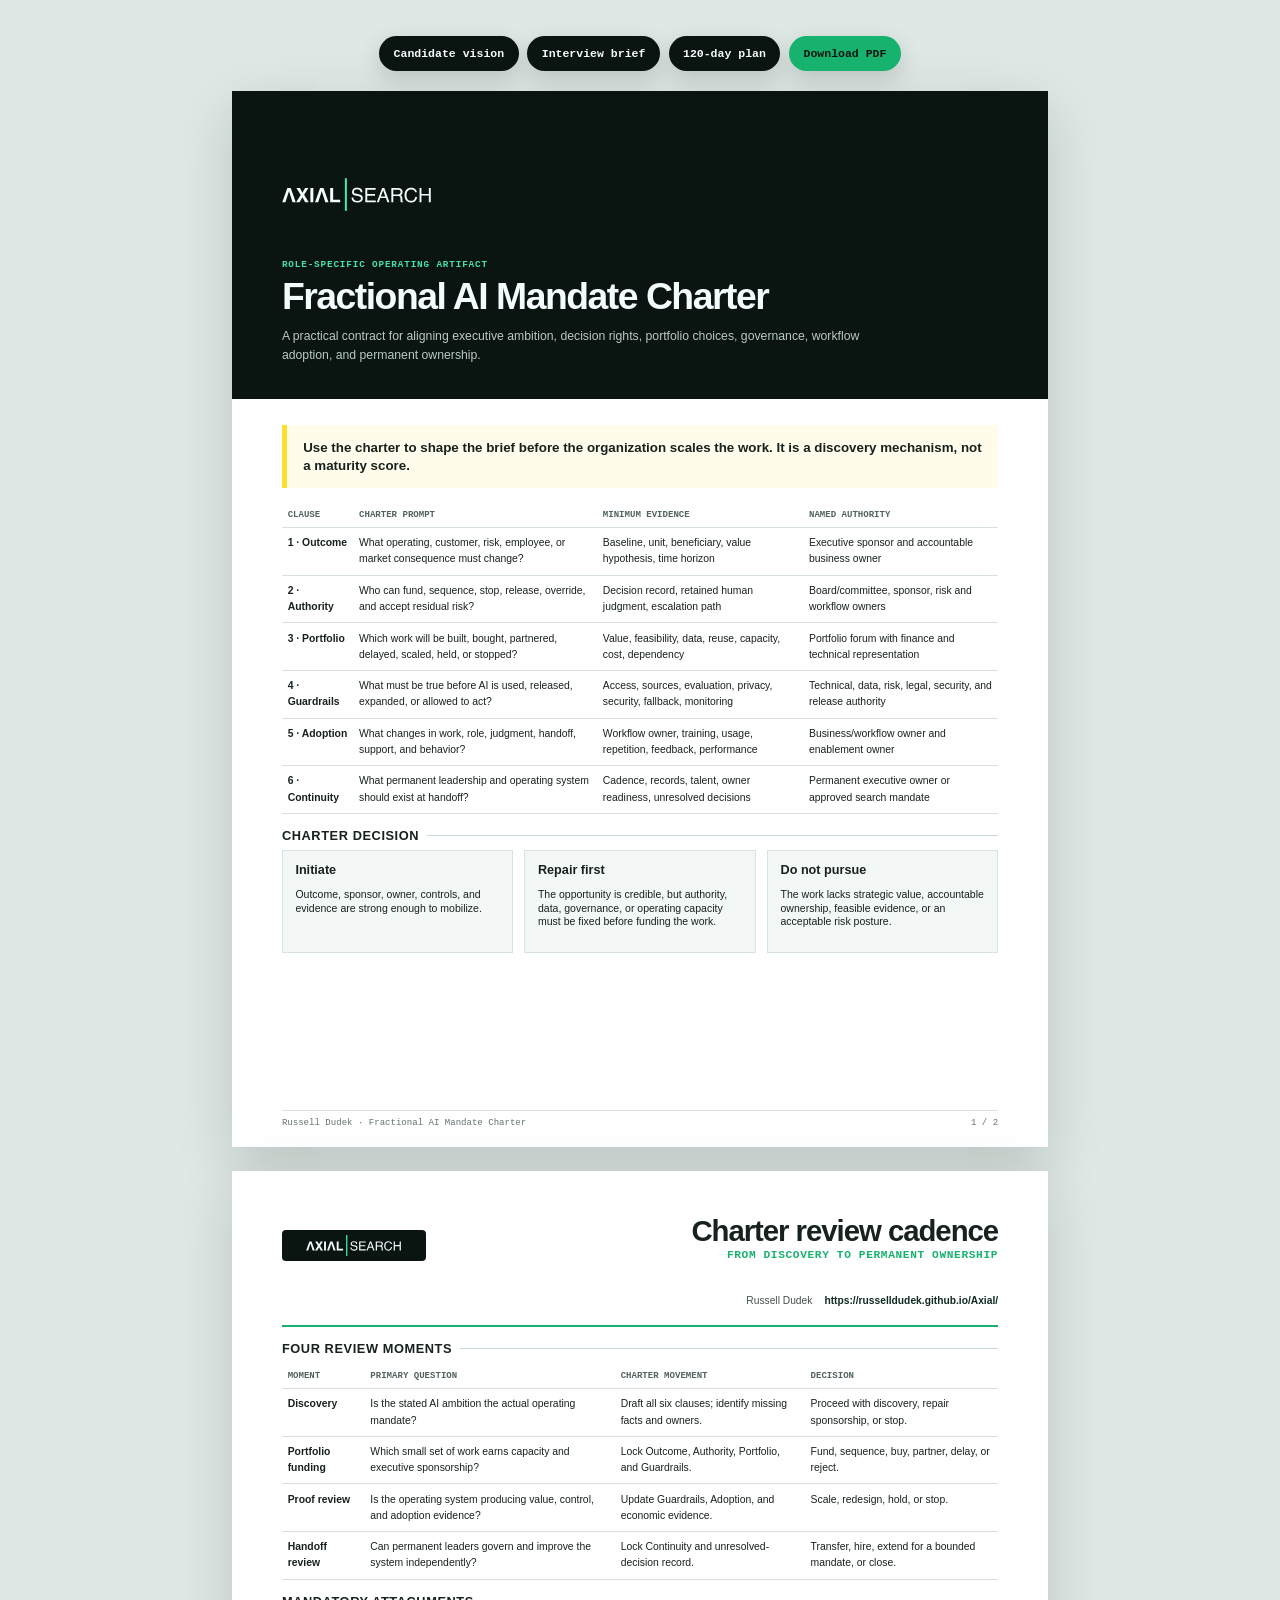
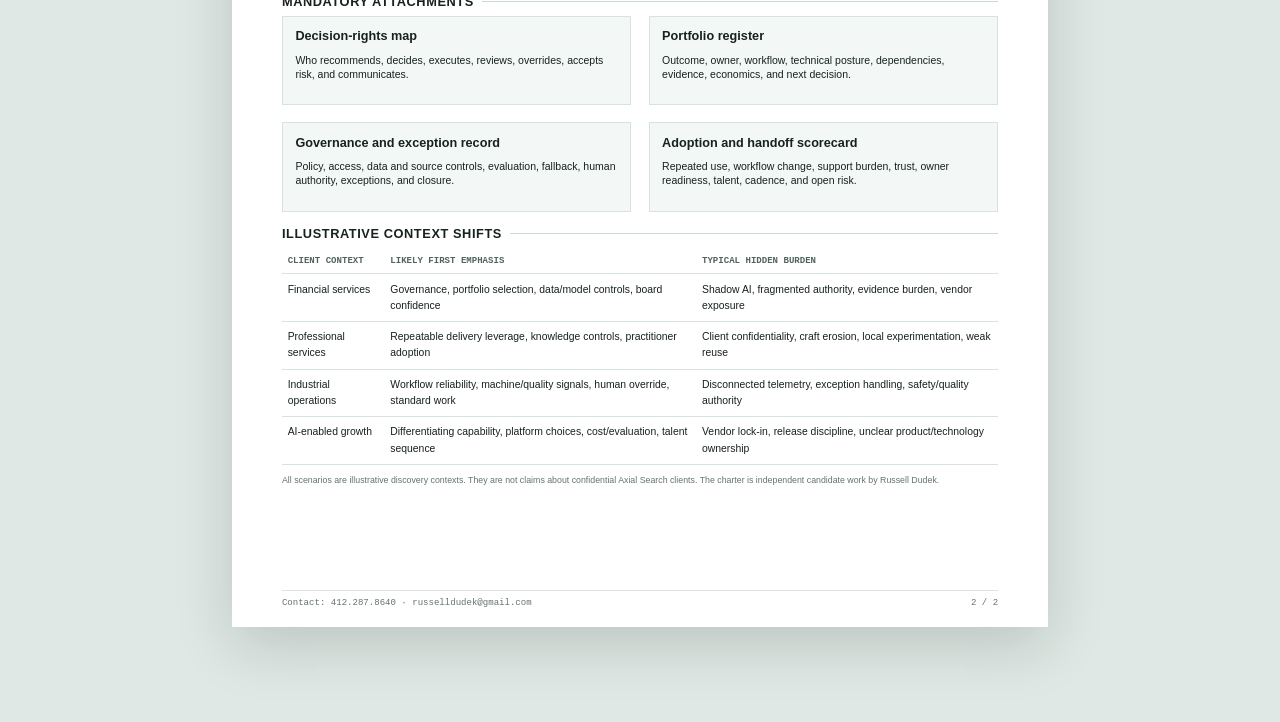
<file: mandate-charter.html>
<!doctype html><html lang="en"><head><meta charset="utf-8"><meta name="viewport" content="width=device-width,initial-scale=1"><title>Fractional AI Mandate Charter - Russell Dudek</title><meta name="description" content="A practical Fractional AI Mandate Charter for shaping executive AI engagements."><link rel="stylesheet" href="styles.css"><script src="app.js" defer></script></head>
<body class="document-page"><a class="skip-link" href="#charter">Skip to charter</a><nav class="document-actions" aria-label="Document actions"><a href="index.html">Candidate vision</a><a href="interview-brief.html">Interview brief</a><a href="120-day-plan.html">120-day plan</a><a href="docs/Russell-Dudek-Fractional-AI-Mandate-Charter.pdf" class="primary" download="Russell-Dudek-Fractional-AI-Mandate-Charter.pdf">Download PDF</a></nav>
<main id="charter"><section class="sheet"><div class="report-cover"><img data-brand-logo src="assets/brand/axial-logo.svg" alt="Axial Search"><div class="report-kicker">Role-specific operating artifact</div><h1>Fractional AI Mandate Charter</h1><p>A practical contract for aligning executive ambition, decision rights, portfolio choices, governance, workflow adoption, and permanent ownership.</p></div>
<div class="report-callout">Use the charter to shape the brief before the organization scales the work. It is a discovery mechanism, not a maturity score.</div>
<table class="report-table"><thead><tr><th>Clause</th><th>Charter prompt</th><th>Minimum evidence</th><th>Named authority</th></tr></thead><tbody><tr><td><strong>1 · Outcome</strong></td><td>What operating, customer, risk, employee, or market consequence must change?</td><td>Baseline, unit, beneficiary, value hypothesis, time horizon</td><td>Executive sponsor and accountable business owner</td></tr><tr><td><strong>2 · Authority</strong></td><td>Who can fund, sequence, stop, release, override, and accept residual risk?</td><td>Decision record, retained human judgment, escalation path</td><td>Board/committee, sponsor, risk and workflow owners</td></tr><tr><td><strong>3 · Portfolio</strong></td><td>Which work will be built, bought, partnered, delayed, scaled, held, or stopped?</td><td>Value, feasibility, data, reuse, capacity, cost, dependency</td><td>Portfolio forum with finance and technical representation</td></tr><tr><td><strong>4 · Guardrails</strong></td><td>What must be true before AI is used, released, expanded, or allowed to act?</td><td>Access, sources, evaluation, privacy, security, fallback, monitoring</td><td>Technical, data, risk, legal, security, and release authority</td></tr><tr><td><strong>5 · Adoption</strong></td><td>What changes in work, role, judgment, handoff, support, and behavior?</td><td>Workflow owner, training, usage, repetition, feedback, performance</td><td>Business/workflow owner and enablement owner</td></tr><tr><td><strong>6 · Continuity</strong></td><td>What permanent leadership and operating system should exist at handoff?</td><td>Cadence, records, talent, owner readiness, unresolved decisions</td><td>Permanent executive owner or approved search mandate</td></tr></tbody></table>
<section class="doc-section"><h2 class="doc-section-title">Charter decision</h2><div class="report-grid-3"><div class="report-card"><h3>Initiate</h3><p>Outcome, sponsor, owner, controls, and evidence are strong enough to mobilize.</p></div><div class="report-card"><h3>Repair first</h3><p>The opportunity is credible, but authority, data, governance, or operating capacity must be fixed before funding the work.</p></div><div class="report-card"><h3>Do not pursue</h3><p>The work lacks strategic value, accountable ownership, feasible evidence, or an acceptable risk posture.</p></div></div></section>
<footer class="doc-footer"><span>Russell Dudek · Fractional AI Mandate Charter</span><span>1 / 2</span></footer></section>

<section class="sheet"><header class="doc-header"><div class="doc-brand"><img data-brand-logo src="assets/brand/axial-logo.svg" alt="Axial Search"></div><div class="doc-identity"><h1>Charter review cadence</h1><div class="doc-role">From discovery to permanent ownership</div></div><div class="doc-contact"><span>Russell Dudek</span><a class="vision-url" href="https://russelldudek.github.io/Axial/">https://russelldudek.github.io/Axial/</a></div></header>
<section class="doc-section"><h2 class="doc-section-title">Four review moments</h2><table class="report-table"><thead><tr><th>Moment</th><th>Primary question</th><th>Charter movement</th><th>Decision</th></tr></thead><tbody><tr><td><strong>Discovery</strong></td><td>Is the stated AI ambition the actual operating mandate?</td><td>Draft all six clauses; identify missing facts and owners.</td><td>Proceed with discovery, repair sponsorship, or stop.</td></tr><tr><td><strong>Portfolio funding</strong></td><td>Which small set of work earns capacity and executive sponsorship?</td><td>Lock Outcome, Authority, Portfolio, and Guardrails.</td><td>Fund, sequence, buy, partner, delay, or reject.</td></tr><tr><td><strong>Proof review</strong></td><td>Is the operating system producing value, control, and adoption evidence?</td><td>Update Guardrails, Adoption, and economic evidence.</td><td>Scale, redesign, hold, or stop.</td></tr><tr><td><strong>Handoff review</strong></td><td>Can permanent leaders govern and improve the system independently?</td><td>Lock Continuity and unresolved-decision record.</td><td>Transfer, hire, extend for a bounded mandate, or close.</td></tr></tbody></table></section>
<section class="doc-section"><h2 class="doc-section-title">Mandatory attachments</h2><div class="report-grid-2"><div class="report-card"><h3>Decision-rights map</h3><p>Who recommends, decides, executes, reviews, overrides, accepts risk, and communicates.</p></div><div class="report-card"><h3>Portfolio register</h3><p>Outcome, owner, workflow, technical posture, dependencies, evidence, economics, and next decision.</p></div><div class="report-card"><h3>Governance and exception record</h3><p>Policy, access, data and source controls, evaluation, fallback, human authority, exceptions, and closure.</p></div><div class="report-card"><h3>Adoption and handoff scorecard</h3><p>Repeated use, workflow change, support burden, trust, owner readiness, talent, cadence, and open risk.</p></div></div></section>
<section class="doc-section"><h2 class="doc-section-title">Illustrative context shifts</h2><table class="report-table"><thead><tr><th>Client context</th><th>Likely first emphasis</th><th>Typical hidden burden</th></tr></thead><tbody><tr><td>Financial services</td><td>Governance, portfolio selection, data/model controls, board confidence</td><td>Shadow AI, fragmented authority, evidence burden, vendor exposure</td></tr><tr><td>Professional services</td><td>Repeatable delivery leverage, knowledge controls, practitioner adoption</td><td>Client confidentiality, craft erosion, local experimentation, weak reuse</td></tr><tr><td>Industrial operations</td><td>Workflow reliability, machine/quality signals, human override, standard work</td><td>Disconnected telemetry, exception handling, safety/quality authority</td></tr><tr><td>AI-enabled growth</td><td>Differentiating capability, platform choices, cost/evaluation, talent sequence</td><td>Vendor lock-in, release discipline, unclear product/technology ownership</td></tr></tbody></table></section>
<p class="report-source">All scenarios are illustrative discovery contexts. They are not claims about confidential Axial Search clients. The charter is independent candidate work by Russell Dudek.</p>
<footer class="doc-footer"><span>Contact: 412.287.8640 · russelldudek@gmail.com</span><span>2 / 2</span></footer></section></main></body></html>
</file>
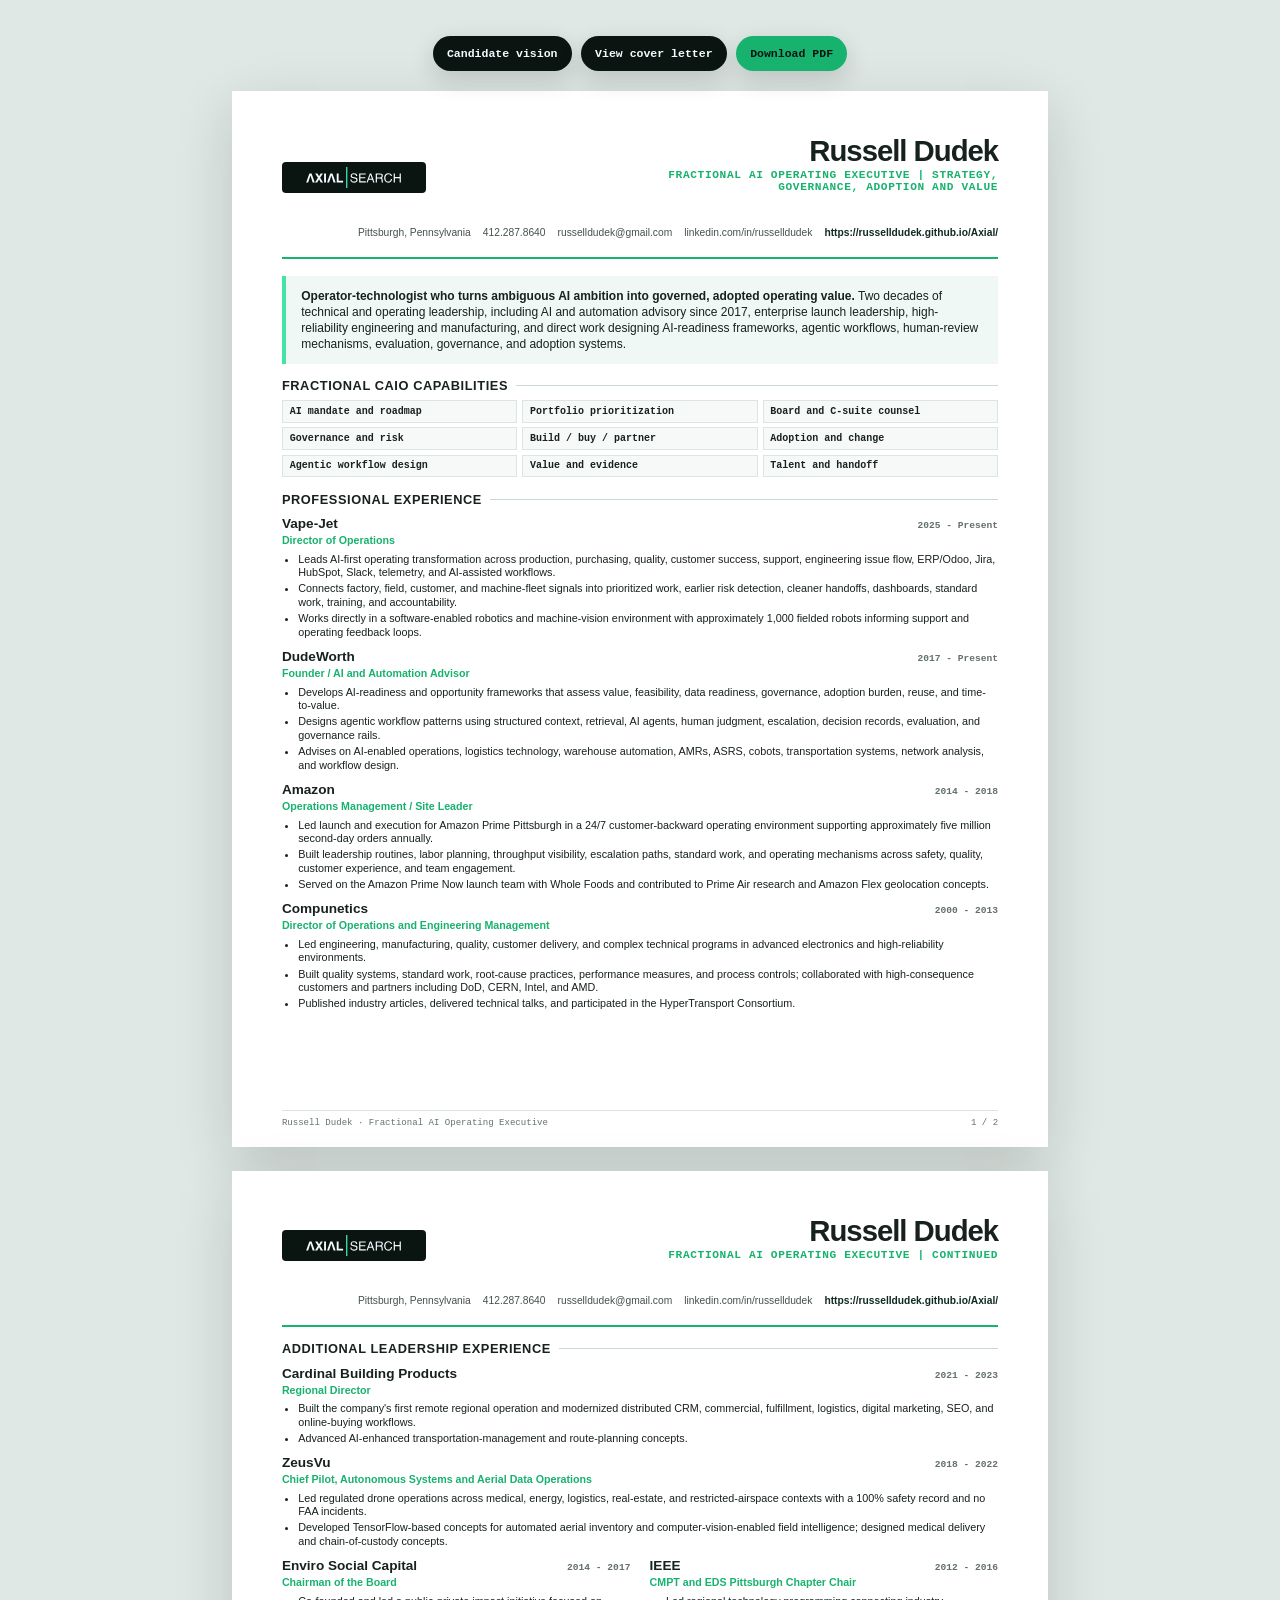
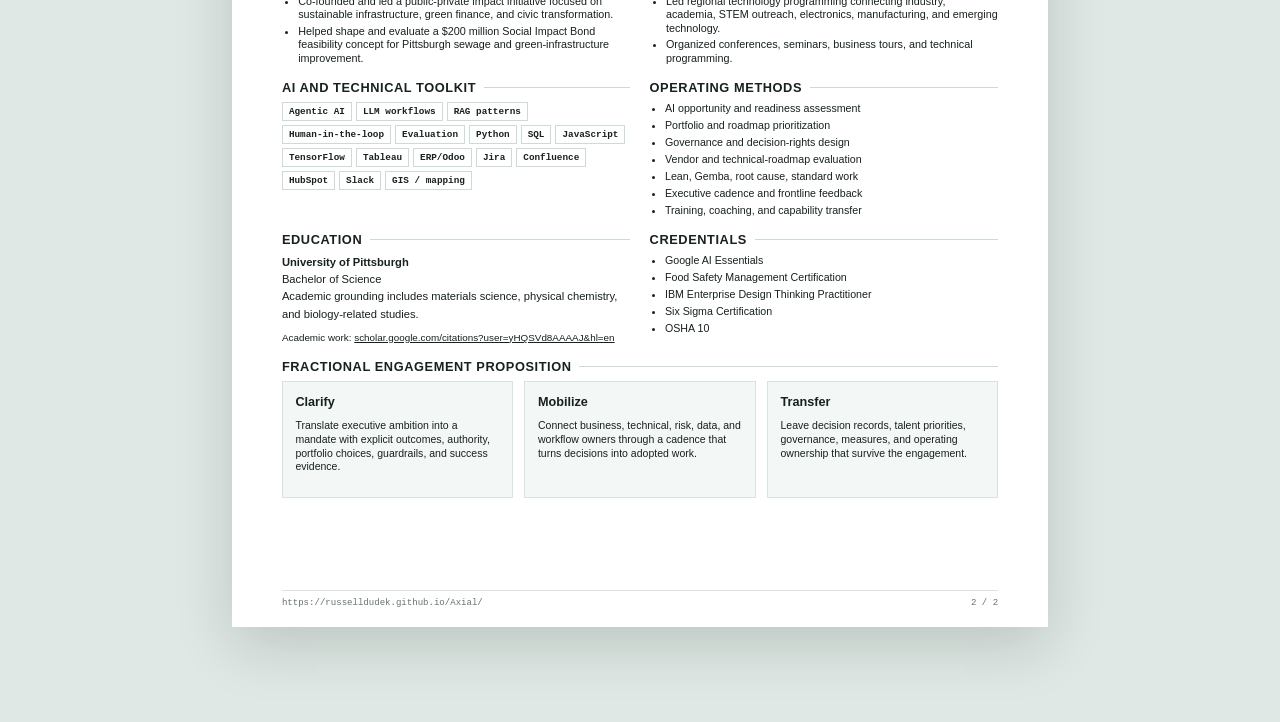
<file: resume.html>
<!doctype html>
<html lang="en">
<head>
  <meta charset="utf-8">
  <meta name="viewport" content="width=device-width, initial-scale=1">
  <title>Russell Dudek - Fractional Chief AI Officer Resume</title>
  <meta name="description" content="Two-page role-aligned resume for Axial Search's Fractional Chief AI Officer candidate network.">
  <link rel="stylesheet" href="styles.css">
  <script src="app.js" defer></script>
</head>
<body class="document-page">
<a class="skip-link" href="#resume">Skip to resume</a>
<nav class="document-actions" aria-label="Document actions">
  <a href="index.html">Candidate vision</a>
  <a href="cover-letter.html">View cover letter</a>
  <a href="docs/Russell-Dudek-Axial-Fractional-CAIO-Resume.pdf" class="primary" download="Russell-Dudek-Axial-Fractional-CAIO-Resume.pdf">Download PDF</a>
</nav>
<main id="resume">
  <section class="sheet" aria-label="Resume page 1">
    <header class="doc-header">
      <div class="doc-brand"><img data-brand-logo src="assets/brand/axial-logo.svg" alt="Axial Search"><span class="brand-text-fallback doc-company">AXIAL SEARCH</span></div>
      <div class="doc-identity"><h1>Russell Dudek</h1><div class="doc-role">Fractional AI Operating Executive | Strategy, Governance, Adoption and Value</div></div>
      <div class="doc-contact">
        <span>Pittsburgh, Pennsylvania</span><a href="tel:+14122878640">412.287.8640</a><a href="mailto:russelldudek@gmail.com">russelldudek@gmail.com</a><a href="https://www.linkedin.com/in/russelldudek">linkedin.com/in/russelldudek</a><a class="vision-url" href="https://russelldudek.github.io/Axial/">https://russelldudek.github.io/Axial/</a>
      </div>
    </header>

    <div class="doc-summary"><strong>Operator-technologist who turns ambiguous AI ambition into governed, adopted operating value.</strong> Two decades of technical and operating leadership, including AI and automation advisory since 2017, enterprise launch leadership, high-reliability engineering and manufacturing, and direct work designing AI-readiness frameworks, agentic workflows, human-review mechanisms, evaluation, governance, and adoption systems.</div>

    <section class="doc-section">
      <h2 class="doc-section-title">Fractional CAIO capabilities</h2>
      <div class="capability-line"><span>AI mandate and roadmap</span><span>Portfolio prioritization</span><span>Board and C-suite counsel</span><span>Governance and risk</span><span>Build / buy / partner</span><span>Adoption and change</span><span>Agentic workflow design</span><span>Value and evidence</span><span>Talent and handoff</span></div>
    </section>

    <section class="doc-section">
      <h2 class="doc-section-title">Professional experience</h2>
      <article class="experience">
        <div class="experience-head"><h3>Vape-Jet</h3><div class="date">2025 - Present</div></div>
        <div class="experience-role">Director of Operations</div>
        <ul>
          <li>Leads AI-first operating transformation across production, purchasing, quality, customer success, support, engineering issue flow, ERP/Odoo, Jira, HubSpot, Slack, telemetry, and AI-assisted workflows.</li>
          <li>Connects factory, field, customer, and machine-fleet signals into prioritized work, earlier risk detection, cleaner handoffs, dashboards, standard work, training, and accountability.</li>
          <li>Works directly in a software-enabled robotics and machine-vision environment with approximately 1,000 fielded robots informing support and operating feedback loops.</li>
        </ul>
      </article>
      <article class="experience">
        <div class="experience-head"><h3>DudeWorth</h3><div class="date">2017 - Present</div></div>
        <div class="experience-role">Founder / AI and Automation Advisor</div>
        <ul>
          <li>Develops AI-readiness and opportunity frameworks that assess value, feasibility, data readiness, governance, adoption burden, reuse, and time-to-value.</li>
          <li>Designs agentic workflow patterns using structured context, retrieval, AI agents, human judgment, escalation, decision records, evaluation, and governance rails.</li>
          <li>Advises on AI-enabled operations, logistics technology, warehouse automation, AMRs, ASRS, cobots, transportation systems, network analysis, and workflow design.</li>
        </ul>
      </article>
      <article class="experience">
        <div class="experience-head"><h3>Amazon</h3><div class="date">2014 - 2018</div></div>
        <div class="experience-role">Operations Management / Site Leader</div>
        <ul>
          <li>Led launch and execution for Amazon Prime Pittsburgh in a 24/7 customer-backward operating environment supporting approximately five million second-day orders annually.</li>
          <li>Built leadership routines, labor planning, throughput visibility, escalation paths, standard work, and operating mechanisms across safety, quality, customer experience, and team engagement.</li>
          <li>Served on the Amazon Prime Now launch team with Whole Foods and contributed to Prime Air research and Amazon Flex geolocation concepts.</li>
        </ul>
      </article>
      <article class="experience">
        <div class="experience-head"><h3>Compunetics</h3><div class="date">2000 - 2013</div></div>
        <div class="experience-role">Director of Operations and Engineering Management</div>
        <ul>
          <li>Led engineering, manufacturing, quality, customer delivery, and complex technical programs in advanced electronics and high-reliability environments.</li>
          <li>Built quality systems, standard work, root-cause practices, performance measures, and process controls; collaborated with high-consequence customers and partners including DoD, CERN, Intel, and AMD.</li>
          <li>Published industry articles, delivered technical talks, and participated in the HyperTransport Consortium.</li>
        </ul>
      </article>
    </section>
    <footer class="doc-footer"><span>Russell Dudek · Fractional AI Operating Executive</span><span>1 / 2</span></footer>
  </section>

  <section class="sheet" aria-label="Resume page 2">
    <header class="doc-header">
      <div class="doc-brand"><img data-brand-logo src="assets/brand/axial-logo.svg" alt="Axial Search"><span class="brand-text-fallback doc-company">AXIAL SEARCH</span></div>
      <div class="doc-identity"><h1>Russell Dudek</h1><div class="doc-role">Fractional AI Operating Executive | Continued</div></div>
      <div class="doc-contact">
        <span>Pittsburgh, Pennsylvania</span><a href="tel:+14122878640">412.287.8640</a><a href="mailto:russelldudek@gmail.com">russelldudek@gmail.com</a><a href="https://www.linkedin.com/in/russelldudek">linkedin.com/in/russelldudek</a><a class="vision-url" href="https://russelldudek.github.io/Axial/">https://russelldudek.github.io/Axial/</a>
      </div>
    </header>

    <section class="doc-section">
      <h2 class="doc-section-title">Additional leadership experience</h2>
      <article class="experience">
        <div class="experience-head"><h3>Cardinal Building Products</h3><div class="date">2021 - 2023</div></div>
        <div class="experience-role">Regional Director</div>
        <ul><li>Built the company's first remote regional operation and modernized distributed CRM, commercial, fulfillment, logistics, digital marketing, SEO, and online-buying workflows.</li><li>Advanced AI-enhanced transportation-management and route-planning concepts.</li></ul>
      </article>
      <article class="experience">
        <div class="experience-head"><h3>ZeusVu</h3><div class="date">2018 - 2022</div></div>
        <div class="experience-role">Chief Pilot, Autonomous Systems and Aerial Data Operations</div>
        <ul><li>Led regulated drone operations across medical, energy, logistics, real-estate, and restricted-airspace contexts with a 100% safety record and no FAA incidents.</li><li>Developed TensorFlow-based concepts for automated aerial inventory and computer-vision-enabled field intelligence; designed medical delivery and chain-of-custody concepts.</li></ul>
      </article>
      <div class="doc-two-col">
        <article class="experience">
          <div class="experience-head"><h3>Enviro Social Capital</h3><div class="date">2014 - 2017</div></div>
          <div class="experience-role">Chairman of the Board</div>
          <ul><li>Co-founded and led a public-private impact initiative focused on sustainable infrastructure, green finance, and civic transformation.</li><li>Helped shape and evaluate a $200 million Social Impact Bond feasibility concept for Pittsburgh sewage and green-infrastructure improvement.</li></ul>
        </article>
        <article class="experience">
          <div class="experience-head"><h3>IEEE</h3><div class="date">2012 - 2016</div></div>
          <div class="experience-role">CMPT and EDS Pittsburgh Chapter Chair</div>
          <ul><li>Led regional technology programming connecting industry, academia, STEM outreach, electronics, manufacturing, and emerging technology.</li><li>Organized conferences, seminars, business tours, and technical programming.</li></ul>
        </article>
      </div>
    </section>

    <div class="doc-two-col">
      <section class="doc-section">
        <h2 class="doc-section-title">AI and technical toolkit</h2>
        <div class="skill-bands"><span>Agentic AI</span><span>LLM workflows</span><span>RAG patterns</span><span>Human-in-the-loop</span><span>Evaluation</span><span>Python</span><span>SQL</span><span>JavaScript</span><span>TensorFlow</span><span>Tableau</span><span>ERP/Odoo</span><span>Jira</span><span>Confluence</span><span>HubSpot</span><span>Slack</span><span>GIS / mapping</span></div>
      </section>
      <section class="doc-section">
        <h2 class="doc-section-title">Operating methods</h2>
        <ul class="compact-list"><li>AI opportunity and readiness assessment</li><li>Portfolio and roadmap prioritization</li><li>Governance and decision-rights design</li><li>Vendor and technical-roadmap evaluation</li><li>Lean, Gemba, root cause, standard work</li><li>Executive cadence and frontline feedback</li><li>Training, coaching, and capability transfer</li></ul>
      </section>
    </div>

    <div class="doc-two-col">
      <section class="doc-section">
        <h2 class="doc-section-title">Education</h2>
        <p style="margin:.04in 0 0;font-size:8.4pt"><strong>University of Pittsburgh</strong><br>Bachelor of Science<br>Academic grounding includes materials science, physical chemistry, and biology-related studies.</p>
        <p style="font-size:7.4pt;margin:.07in 0 0">Academic work: <a href="https://scholar.google.com/citations?user=yHQSVd8AAAAJ&hl=en">scholar.google.com/citations?user=yHQSVd8AAAAJ&amp;hl=en</a></p>
      </section>
      <section class="doc-section">
        <h2 class="doc-section-title">Credentials</h2>
        <ul class="compact-list"><li>Google AI Essentials</li><li>Food Safety Management Certification</li><li>IBM Enterprise Design Thinking Practitioner</li><li>Six Sigma Certification</li><li>OSHA 10</li></ul>
      </section>
    </div>

    <section class="doc-section">
      <h2 class="doc-section-title">Fractional engagement proposition</h2>
      <div class="report-grid-3">
        <div class="report-card"><h3>Clarify</h3><p>Translate executive ambition into a mandate with explicit outcomes, authority, portfolio choices, guardrails, and success evidence.</p></div>
        <div class="report-card"><h3>Mobilize</h3><p>Connect business, technical, risk, data, and workflow owners through a cadence that turns decisions into adopted work.</p></div>
        <div class="report-card"><h3>Transfer</h3><p>Leave decision records, talent priorities, governance, measures, and operating ownership that survive the engagement.</p></div>
      </div>
    </section>
    <footer class="doc-footer"><span>https://russelldudek.github.io/Axial/</span><span>2 / 2</span></footer>
  </section>
</main>
</body>
</html>
</file>
<file: styles.css>
@import url('./brand-tokens.css');

* { box-sizing: border-box; }
html { scroll-behavior: smooth; }
body { margin: 0; color: var(--axial-ink); background: var(--axial-pale); font-family: var(--font-body); line-height: 1.55; }
a { color: inherit; }
button, a { -webkit-tap-highlight-color: transparent; }
img { max-width: 100%; }
.skip-link { position: fixed; left: 1rem; top: -5rem; z-index: 999; background: var(--axial-yellow); color: var(--axial-ink); padding: .7rem 1rem; font-weight: 700; }
.skip-link:focus { top: 1rem; }

.site-shell { overflow: clip; }
.site-nav { position: sticky; top: 0; z-index: 50; display: flex; align-items: center; justify-content: space-between; min-height: 72px; padding: 0 clamp(1rem, 4vw, 5rem); background: rgba(10, 21, 18, .94); color: var(--axial-pale); border-bottom: 1px solid rgba(70, 227, 168, .22); backdrop-filter: blur(16px); }
.nav-brand { display: flex; align-items: center; gap: 1rem; text-decoration: none; }
.nav-brand img { width: 145px; height: 34px; object-fit: contain; object-position: left center; }
.brand-text-fallback { display: none; font-family: var(--font-display); font-size: 1rem; letter-spacing: .12em; font-weight: 700; }
.nav-links { display: flex; align-items: center; gap: 1.25rem; font-family: var(--font-mono); font-size: .77rem; }
.nav-links a { text-decoration: none; opacity: .84; }
.nav-links a:hover, .nav-links a:focus-visible { opacity: 1; color: var(--axial-mint); }
.nav-links .nav-cta { padding: .65rem .9rem; background: var(--axial-mint); color: var(--axial-ink); font-weight: 700; border-radius: 999px; opacity: 1; }

.hero { position: relative; min-height: 840px; display: grid; grid-template-columns: minmax(0, .88fr) minmax(580px, 1.12fr); gap: clamp(2rem, 4vw, 5rem); padding: clamp(4.5rem, 8vw, 8rem) clamp(1.25rem, 5vw, 6rem) 5rem; background: var(--axial-ink); color: var(--axial-pale); }
.hero::before { content: ""; position: absolute; inset: 0; pointer-events: none; background: linear-gradient(115deg, rgba(70,227,168,.08), transparent 36%), radial-gradient(circle at 86% 10%, rgba(251,225,46,.11), transparent 23%); }
.hero-copy, .charter-stage { position: relative; z-index: 1; }
.company-lockup { display: flex; align-items: center; gap: 1.2rem; margin-bottom: 3.8rem; }
.company-lockup img { width: 230px; height: 51px; object-fit: contain; object-position: left center; }
.independent-label { max-width: 220px; padding-left: 1rem; border-left: 1px solid rgba(70,227,168,.6); font-family: var(--font-mono); font-size: .72rem; line-height: 1.45; letter-spacing: .04em; color: #b7cbc4; }
.hero h1 { max-width: 720px; margin: 0; font-family: var(--font-display); font-size: clamp(3.55rem, 6.3vw, 7.35rem); line-height: .94; letter-spacing: -.065em; }
.hero h1 span { display: block; color: var(--axial-mint); }
.hero-lead { max-width: 640px; margin: 2rem 0 0; font-size: clamp(1.12rem, 1.45vw, 1.4rem); color: #c8d8d2; }
.hero-note { max-width: 560px; margin: 1.7rem 0 0; padding-left: 1.25rem; border-left: 3px solid var(--axial-yellow); color: #f7f9f8; font-size: .97rem; }
.hero-actions { display: flex; flex-wrap: wrap; gap: .8rem; margin-top: 2.25rem; }
.button { display: inline-flex; align-items: center; justify-content: center; min-height: 48px; padding: .7rem 1.1rem; border: 1px solid rgba(245,250,253,.36); border-radius: 999px; text-decoration: none; font-family: var(--font-mono); font-size: .78rem; font-weight: 600; transition: transform .2s ease, background .2s ease, color .2s ease; }
.button:hover, .button:focus-visible { transform: translateY(-2px); }
.button.primary { background: var(--axial-mint); color: var(--axial-ink); border-color: var(--axial-mint); }
.button.secondary { background: rgba(255,255,255,.04); color: var(--axial-pale); }

.charter-stage { align-self: center; }
.charter-caption { display: flex; justify-content: space-between; align-items: end; gap: 1rem; margin-bottom: 1rem; }
.charter-caption strong { font-family: var(--font-display); font-size: 1.25rem; }
.charter-caption span { max-width: 330px; text-align: right; font-family: var(--font-mono); font-size: .67rem; color: #9ab0a8; }
.scenario-controls { display: grid; grid-template-columns: repeat(4, 1fr); gap: .45rem; margin-bottom: .75rem; }
.scenario-button { border: 1px solid rgba(70,227,168,.22); background: rgba(255,255,255,.035); color: #bfd0ca; min-height: 46px; padding: .55rem .65rem; font: 500 .67rem/1.25 var(--font-mono); cursor: pointer; border-radius: 8px; }
.scenario-button[aria-selected="true"] { background: var(--axial-mint); border-color: var(--axial-mint); color: var(--axial-ink); font-weight: 700; }
.scenario-button:focus-visible { outline: 3px solid var(--axial-yellow); outline-offset: 2px; }
.charter-board { position: relative; min-height: 540px; padding: 1rem; background: #0f211c; border: 1px solid rgba(70,227,168,.25); border-radius: 18px; box-shadow: 0 30px 90px rgba(0,0,0,.35); overflow: hidden; }
.charter-board::before { content: ""; position: absolute; inset: 0; background: linear-gradient(90deg, transparent 49.75%, rgba(59,237,183,.35) 50%, transparent 50.25%); opacity: .55; pointer-events: none; }
.charter-top { display: grid; grid-template-columns: 1fr auto; gap: 1rem; align-items: start; padding: .9rem 1rem 1.2rem; border-bottom: 1px solid rgba(245,250,253,.12); }
.charter-top h2 { margin: 0; font: 600 1.45rem/1.15 var(--font-display); }
.charter-top p { margin: .35rem 0 0; color: #9ab0a8; font-size: .78rem; }
.charter-state { padding: .45rem .65rem; border: 1px solid var(--axial-yellow); color: var(--axial-yellow); border-radius: 999px; font: 600 .62rem var(--font-mono); text-transform: uppercase; letter-spacing: .08em; }
.charter-clauses { display: grid; grid-template-columns: repeat(2, minmax(0,1fr)); gap: .55rem; padding: .8rem 0 0; }
.charter-clause { position: relative; min-height: 112px; padding: 1rem 1rem .9rem 1.15rem; background: rgba(245,250,253,.045); border: 1px solid rgba(245,250,253,.09); border-radius: 10px; transform: translateX(var(--offset, 0)); opacity: .72; transition: transform .55s cubic-bezier(.22,.8,.22,1), opacity .4s ease, border-color .35s ease, background .35s ease; }
.charter-clause:nth-child(odd) { --offset: -18px; }
.charter-clause:nth-child(even) { --offset: 18px; }
.charter-board.is-locked .charter-clause { transform: translateX(0); opacity: 1; border-color: rgba(70,227,168,.22); background: rgba(245,250,253,.062); }
.charter-clause::before { content: attr(data-number); position: absolute; top: 1rem; right: 1rem; font: 600 .68rem var(--font-mono); color: var(--axial-mint); }
.charter-clause h3 { margin: 0 2rem .4rem 0; font: 600 .88rem var(--font-display); }
.charter-clause p { margin: 0; font-size: .73rem; line-height: 1.35; color: #b8cac3; }
.charter-result { display: grid; grid-template-columns: 1.25fr .75fr; gap: .65rem; margin-top: .7rem; }
.result-main, .result-handoff { padding: .8rem 1rem; border-radius: 10px; }
.result-main { background: var(--axial-mint); color: var(--axial-ink); }
.result-handoff { border: 1px solid rgba(251,225,46,.4); color: #f5fafd; }
.result-label { display: block; margin-bottom: .25rem; font: 600 .57rem var(--font-mono); text-transform: uppercase; letter-spacing: .08em; }
.result-main strong, .result-handoff strong { display: block; font: 600 .82rem/1.25 var(--font-display); }
.charter-reset { margin-top: .75rem; background: transparent; color: #a9bdb6; border: 0; padding: 0; font: 500 .64rem var(--font-mono); text-decoration: underline; cursor: pointer; }

.section { padding: clamp(5rem, 8vw, 9rem) clamp(1.25rem, 6vw, 7rem); }
.section.dark { background: var(--axial-ink); color: var(--axial-pale); }
.section.light { background: var(--axial-pale); }
.section.white { background: var(--axial-white); }
.section-header { display: grid; grid-template-columns: minmax(180px,.4fr) minmax(0,1.1fr); gap: clamp(2rem, 6vw, 8rem); align-items: start; max-width: 1380px; margin: 0 auto 4rem; }
.section-index { font: 600 .69rem var(--font-mono); text-transform: uppercase; letter-spacing: .13em; color: var(--axial-green); }
.dark .section-index { color: var(--axial-mint); }
.section-header h2 { max-width: 940px; margin: 0; font: 600 clamp(2.4rem, 4.5vw, 5.3rem)/1.02 var(--font-display); letter-spacing: -.045em; }
.section-header p { max-width: 780px; margin: 1.25rem 0 0; font-size: 1.08rem; color: var(--axial-muted); }
.dark .section-header p { color: #a9bdb6; }

.tension-field { max-width: 1380px; margin: 0 auto; border-top: 1px solid var(--axial-border); }
.tension-row { display: grid; grid-template-columns: minmax(220px,.8fr) 70px minmax(220px,.8fr) minmax(260px,1.2fr); gap: 1.2rem; align-items: center; min-height: 126px; border-bottom: 1px solid var(--axial-border); }
.tension-side { font: 600 clamp(1.15rem, 2vw, 1.8rem) var(--font-display); }
.tension-vs { font: 600 .7rem var(--font-mono); color: var(--axial-green); text-align: center; }
.tension-note { color: var(--axial-muted); font-size: .93rem; }

.thesis-band { display: grid; grid-template-columns: .85fr 1.15fr; min-height: 610px; }
.thesis-statement { display: flex; flex-direction: column; justify-content: space-between; padding: clamp(3rem, 6vw, 7rem); background: var(--axial-mint); color: var(--axial-ink); }
.thesis-statement h2 { margin: 0; font: 600 clamp(3rem, 5.5vw, 6.2rem)/.98 var(--font-display); letter-spacing: -.055em; }
.thesis-statement p { max-width: 620px; font-size: 1.15rem; }
.thesis-assets { display: grid; grid-template-rows: repeat(3,1fr); background: var(--axial-ink); color: var(--axial-pale); }
.asset-row { display: grid; grid-template-columns: 88px 1fr; gap: 1.2rem; align-items: center; padding: 2rem clamp(2rem,4vw,5rem); border-bottom: 1px solid rgba(245,250,253,.12); }
.asset-row:last-child { border-bottom: 0; }
.asset-number { font: 600 1.35rem var(--font-mono); color: var(--axial-yellow); }
.asset-row h3 { margin: 0 0 .4rem; font: 600 clamp(1.4rem,2.2vw,2.25rem) var(--font-display); }
.asset-row p { margin: 0; color: #a9bdb6; }

.clause-map { max-width: 1380px; margin: 0 auto; display: grid; grid-template-columns: repeat(6, minmax(0,1fr)); border: 1px solid rgba(70,227,168,.25); }
.clause-column { min-height: 430px; padding: 1.3rem 1rem; border-right: 1px solid rgba(70,227,168,.18); display: flex; flex-direction: column; }
.clause-column:last-child { border-right: 0; }
.clause-column .clause-num { font: 600 .65rem var(--font-mono); color: var(--axial-mint); }
.clause-column h3 { min-height: 70px; margin: 1.1rem 0 .7rem; font: 600 1.1rem/1.1 var(--font-display); }
.clause-column p { color: #afc1ba; font-size: .82rem; }
.clause-column dl { margin: auto 0 0; }
.clause-column dt { margin-top: .8rem; font: 600 .61rem var(--font-mono); text-transform: uppercase; color: #6f8a80; }
.clause-column dd { margin: .2rem 0 0; font-size: .78rem; }

.lens-layout { max-width: 1380px; margin: 0 auto; display: grid; grid-template-columns: 1fr 1.2fr; gap: clamp(3rem,7vw,9rem); }
.lens-intro h3 { margin: 0; font: 600 clamp(2.1rem,3vw,3.6rem)/1 var(--font-display); }
.lens-intro p { margin-top: 1.4rem; color: var(--axial-muted); font-size: 1.05rem; }
.lens-list { border-top: 1px solid var(--axial-border); }
.lens-row { display: grid; grid-template-columns: 54px 190px 1fr; gap: 1rem; padding: 1.4rem 0; border-bottom: 1px solid var(--axial-border); }
.lens-row .lens-code { font: 600 .7rem var(--font-mono); color: var(--axial-green); }
.lens-row h4 { margin: 0; font: 600 1.15rem var(--font-display); }
.lens-row p { margin: 0; color: var(--axial-muted); font-size: .9rem; }

.evidence-trail { max-width: 1380px; margin: 0 auto; position: relative; }
.evidence-trail::before { content: ""; position: absolute; top: 34px; bottom: 34px; left: 155px; width: 2px; background: linear-gradient(var(--axial-mint), var(--axial-yellow)); }
.evidence-item { display: grid; grid-template-columns: 130px 50px 1fr; gap: 1rem; min-height: 144px; }
.evidence-date { font: 500 .68rem var(--font-mono); color: #849b92; padding-top: .45rem; text-align: right; }
.evidence-node { position: relative; }
.evidence-node::before { content: ""; position: absolute; top: 5px; left: 19px; width: 13px; height: 13px; border-radius: 50%; background: var(--axial-ink); border: 4px solid var(--axial-mint); }
.evidence-content h3 { margin: 0; font: 600 1.35rem var(--font-display); }
.evidence-content .evidence-role { color: var(--axial-green); font-weight: 600; font-size: .9rem; }
.evidence-content p { max-width: 820px; margin: .5rem 0 0; color: var(--axial-muted); }

.plan-ribbon { max-width: 1380px; margin: 0 auto; display: grid; grid-template-columns: repeat(4,1fr); border: 1px solid rgba(245,250,253,.14); }
.plan-phase { min-height: 390px; padding: 1.5rem; border-right: 1px solid rgba(245,250,253,.14); display: flex; flex-direction: column; }
.plan-phase:last-child { border-right: 0; }
.plan-days { font: 600 .68rem var(--font-mono); color: var(--axial-yellow); }
.plan-phase h3 { margin: 1.2rem 0 .75rem; font: 600 1.45rem var(--font-display); }
.plan-phase p { color: #a9bdb6; font-size: .87rem; }
.plan-phase ul { margin: auto 0 0; padding-left: 1.1rem; color: #d8e3df; font-size: .8rem; }
.plan-phase li + li { margin-top: .55rem; }

.question-list { max-width: 1120px; margin: 0 auto; counter-reset: questions; }
.question { display: grid; grid-template-columns: 76px 1fr; gap: 1rem; padding: 1.5rem 0; border-bottom: 1px solid var(--axial-border); }
.question::before { counter-increment: questions; content: counter(questions, decimal-leading-zero); font: 600 1rem var(--font-mono); color: var(--axial-green); }
.question p { margin: 0; font: 500 clamp(1.15rem,2vw,1.65rem)/1.35 var(--font-display); }

.closing { display: grid; grid-template-columns: 1.1fr .9fr; min-height: 520px; }
.closing-copy { padding: clamp(4rem,7vw,8rem); background: var(--axial-yellow); color: var(--axial-ink); }
.closing-copy h2 { margin: 0; font: 600 clamp(3rem,5vw,6rem)/.98 var(--font-display); letter-spacing: -.055em; }
.closing-copy p { max-width: 600px; font-size: 1.08rem; }
.closing-links { padding: clamp(4rem,7vw,8rem); background: var(--axial-ink); color: var(--axial-pale); display: flex; flex-direction: column; justify-content: center; gap: .75rem; }
.closing-links a { display: flex; justify-content: space-between; align-items: center; padding: 1rem 0; border-bottom: 1px solid rgba(245,250,253,.18); text-decoration: none; font: 600 1.2rem var(--font-display); }
.closing-links a:hover, .closing-links a:focus-visible { color: var(--axial-mint); }
.site-footer { padding: 1.5rem clamp(1.25rem,5vw,6rem); background: #06100d; color: #80978e; font-size: .7rem; display: flex; justify-content: space-between; gap: 2rem; }
.site-footer a { color: #a8bcb5; }

.document-page { background: #dfe8e4; min-height: 100vh; padding: 36px 20px 70px; }
.document-actions { position: sticky; top: 12px; z-index: 40; display: flex; justify-content: center; gap: .55rem; flex-wrap: wrap; margin: 0 auto 20px; }
.document-actions a { padding: .7rem .9rem; border-radius: 999px; background: var(--axial-ink); color: var(--axial-pale); text-decoration: none; font: 600 .72rem var(--font-mono); box-shadow: 0 8px 24px rgba(10,21,18,.16); }
.document-actions a.primary { background: var(--axial-green); color: var(--axial-ink); }
.sheet { position: relative; width: 8.5in; min-height: 11in; margin: 0 auto 24px; padding: .46in .52in .42in; background: white; color: #17211e; box-shadow: 0 18px 55px rgba(10,21,18,.16); overflow: visible; }
.sheet + .sheet { margin-top: 24px; }
.doc-header { display: grid; grid-template-columns: 1fr 1.25fr; gap: .25in; align-items: end; padding-bottom: .16in; border-bottom: 2px solid var(--axial-green); }
.doc-brand { display: flex; align-items: center; gap: .12in; }
.doc-brand img { width: 1.5in; height: .32in; object-fit: contain; background: var(--axial-ink); padding: .05in .08in; border-radius: 4px; }
.doc-brand .doc-company { display: none; }
.doc-identity { text-align: right; }
.doc-identity h1 { margin: 0; font: 700 22pt/1 var(--font-display); letter-spacing: -.035em; }
.doc-role { margin-top: 4px; font: 600 8.4pt var(--font-mono); color: var(--axial-green); text-transform: uppercase; letter-spacing: .055em; }
.doc-contact { grid-column: 1 / -1; display: flex; flex-wrap: wrap; justify-content: flex-end; gap: 4px 12px; padding-top: .09in; font-size: 7.7pt; color: #44514d; }
.doc-contact a { text-decoration: none; }
.doc-contact .vision-url { font-weight: 600; color: #102b23; }
.doc-summary { margin: .18in 0 .15in; padding: .12in .16in; background: #eff8f4; border-left: 4px solid var(--axial-mint); font-size: 9pt; line-height: 1.35; }
.doc-section { margin-top: .15in; }
.doc-section-title { display: flex; align-items: center; gap: .08in; margin: 0 0 .07in; font: 700 9.6pt var(--font-display); text-transform: uppercase; letter-spacing: .045em; }
.doc-section-title::after { content: ""; height: 1px; flex: 1; background: #cbd9d4; }
.capability-line { display: grid; grid-template-columns: repeat(3,1fr); gap: .05in; }
.capability-line span { padding: .05in .07in; background: #f6f9f8; border: 1px solid #dbe5e1; font: 600 7.5pt var(--font-mono); }
.experience { margin-top: .1in; break-inside: avoid; }
.experience-head { display: flex; justify-content: space-between; gap: .15in; align-items: baseline; }
.experience-head h3 { margin: 0; font: 700 10.2pt var(--font-display); }
.experience-head .date { flex: 0 0 auto; font: 600 7.2pt var(--font-mono); color: #63706b; }
.experience-role { margin-top: 1px; color: var(--axial-green); font-size: 8pt; font-weight: 600; }
.experience ul { margin: .04in 0 0 .17in; padding: 0; font-size: 8.1pt; line-height: 1.27; }
.experience li + li { margin-top: .025in; }
.doc-two-col { display: grid; grid-template-columns: 1fr 1fr; gap: .2in; }
.compact-list { margin: .05in 0 0 .16in; padding: 0; font-size: 8pt; line-height: 1.28; }
.compact-list li + li { margin-top: .035in; }
.skill-bands { display: flex; flex-wrap: wrap; gap: 4px; }
.skill-bands span { padding: 3px 6px; border: 1px solid #cddbd6; font: 600 7pt var(--font-mono); }
.doc-footer { position: absolute; left: .52in; right: .52in; bottom: .2in; display: flex; justify-content: space-between; padding-top: .06in; border-top: 1px solid #d9e4df; color: #63736d; font: 500 6.8pt var(--font-mono); }

.letter-body { margin-top: .22in; font-size: 9.2pt; line-height: 1.43; }
.letter-body p { margin: 0 0 .12in; }
.letter-date { margin-top: .18in; font: 600 8pt var(--font-mono); color: #586761; }
.letter-address { margin: .12in 0 .17in; font-size: 8.8pt; }
.letter-signoff { margin-top: .15in; }
.letter-signature { margin-top: .07in; font: 600 17pt var(--font-display); color: var(--axial-green); }

.report-cover { min-height: 3.2in; display: flex; flex-direction: column; justify-content: end; margin: -.46in -.52in .28in; padding: .46in .52in .35in; background: var(--axial-ink); color: var(--axial-pale); }
.report-cover img { width: 1.55in; margin-bottom: .5in; }
.report-cover .report-kicker { font: 600 7pt var(--font-mono); color: var(--axial-mint); text-transform: uppercase; letter-spacing: .09em; }
.report-cover h1 { margin: .08in 0 0; font: 600 28pt/1.02 var(--font-display); letter-spacing: -.04em; }
.report-cover p { max-width: 6.2in; margin: .12in 0 0; color: #b8cac3; font-size: 9.2pt; }
.report-grid-2 { display: grid; grid-template-columns: 1fr 1fr; gap: .18in; }
.report-grid-3 { display: grid; grid-template-columns: repeat(3,1fr); gap: .12in; }
.report-card { padding: .13in; background: #f3f8f6; border: 1px solid #d6e3de; break-inside: avoid; }
.report-card.dark { background: var(--axial-ink); color: var(--axial-pale); border-color: var(--axial-ink); }
.report-card h3 { margin: 0 0 .06in; font: 700 9.5pt var(--font-display); }
.report-card p, .report-card li { font-size: 7.9pt; line-height: 1.3; }
.report-card ul { margin: .04in 0 0 .14in; padding: 0; }
.report-table { width: 100%; border-collapse: collapse; font-size: 7.8pt; }
.report-table th, .report-table td { padding: .075in .06in; border-bottom: 1px solid #d7e2de; text-align: left; vertical-align: top; }
.report-table th { font: 700 6.8pt var(--font-mono); text-transform: uppercase; color: #52635d; }
.report-callout { margin: .14in 0; padding: .14in .17in; border-left: 5px solid var(--axial-yellow); background: #fffceb; font: 600 10pt/1.35 var(--font-display); }
.report-source { font-size: 6.6pt; color: #64736e; }
.report-page-title { margin: 0 0 .14in; font: 700 18pt var(--font-display); letter-spacing: -.025em; }

@media (max-width: 1100px) {
  .hero { grid-template-columns: 1fr; min-height: auto; }
  .charter-stage { max-width: 820px; }
  .clause-map { grid-template-columns: repeat(3,1fr); }
  .clause-column:nth-child(3) { border-right: 0; }
  .clause-column { border-bottom: 1px solid rgba(70,227,168,.18); }
  .plan-ribbon { grid-template-columns: repeat(2,1fr); }
  .plan-phase:nth-child(2) { border-right: 0; }
  .plan-phase:nth-child(-n+2) { border-bottom: 1px solid rgba(245,250,253,.14); }
}
@media (max-width: 820px) {
  .site-nav { min-height: 64px; }
  .nav-links a:not(.nav-cta) { display: none; }
  .hero { padding-top: 3.5rem; }
  .company-lockup { margin-bottom: 2.7rem; }
  .section-header, .lens-layout, .thesis-band, .closing { grid-template-columns: 1fr; }
  .tension-row { grid-template-columns: 1fr auto 1fr; padding: 1.2rem 0; }
  .tension-note { grid-column: 1 / -1; }
  .lens-row { grid-template-columns: 44px 1fr; }
  .lens-row p { grid-column: 2; }
  .clause-map { grid-template-columns: repeat(2,1fr); }
  .clause-column:nth-child(3) { border-right: 1px solid rgba(70,227,168,.18); }
  .clause-column:nth-child(even) { border-right: 0; }
  .document-page { padding-inline: 0; }
  .sheet { width: min(100%, 8.5in); min-height: auto; margin-bottom: 16px; box-shadow: none; }
}
@media (max-width: 560px) {
  .site-nav { padding-inline: 1rem; }
  .nav-brand img { width: 118px; }
  .nav-cta { font-size: .65rem !important; }
  .hero h1 { font-size: clamp(3rem,16vw,4.6rem); }
  .company-lockup { align-items: flex-start; flex-direction: column; }
  .company-lockup img { width: 190px; }
  .independent-label { max-width: none; }
  .scenario-controls { grid-template-columns: repeat(2,1fr); }
  .charter-board { min-height: 720px; padding: .65rem; }
  .charter-top { grid-template-columns: 1fr; }
  .charter-state { justify-self: start; }
  .charter-clauses { grid-template-columns: 1fr; }
  .charter-clause { min-height: 94px; transform: translateY(10px) !important; }
  .charter-board.is-locked .charter-clause { transform: translateY(0) !important; }
  .charter-result { grid-template-columns: 1fr; }
  .section { padding-inline: 1.1rem; }
  .tension-row { grid-template-columns: 1fr 34px 1fr; }
  .clause-map, .plan-ribbon { grid-template-columns: 1fr; }
  .clause-column, .plan-phase { border-right: 0; border-bottom: 1px solid rgba(70,227,168,.18); min-height: auto; }
  .clause-column:last-child, .plan-phase:last-child { border-bottom: 0; }
  .evidence-trail::before { left: 20px; }
  .evidence-item { grid-template-columns: 44px 1fr; }
  .evidence-date { display: none; }
  .evidence-node::before { left: 13px; }
  .doc-header { grid-template-columns: 1fr; }
  .doc-identity { text-align: left; }
  .doc-contact { justify-content: flex-start; }
  .sheet { padding: .35in .28in .5in; }
  .doc-two-col, .report-grid-2, .report-grid-3 { grid-template-columns: 1fr; }
  .capability-line { grid-template-columns: 1fr 1fr; }
  .doc-footer { left: .28in; right: .28in; }
}

@media (prefers-reduced-motion: reduce) {
  html { scroll-behavior: auto; }
  *, *::before, *::after { animation-duration: .01ms !important; animation-iteration-count: 1 !important; transition-duration: .01ms !important; }
  .charter-clause { transform: none !important; opacity: 1 !important; }
}

@page { size: Letter; margin: 0; }
@media print {
  @import url('./brand-tokens.css');
  body { background: white; -webkit-print-color-adjust: exact; print-color-adjust: exact; }
  .site-nav, .document-actions { display: none !important; }
  .document-page { padding: 0; background: white; }
  .sheet { width: 8.5in; height: 11in; min-height: 11in; margin: 0; padding: .46in .52in .42in; box-shadow: none; overflow: hidden; break-after: page; page-break-after: always; }
  .sheet:last-child { break-after: auto; page-break-after: auto; }
  .doc-footer { bottom: .2in; }
  a { color: inherit; text-decoration: none; }
  .report-card, .experience, .doc-section { break-inside: avoid; page-break-inside: avoid; }
}

@media print {
  .doc-header { grid-template-columns: 1.45in 1fr; gap: .16in; align-items: center; padding-bottom: .1in; }
  .doc-brand img { width: 1.3in; height: .28in; }
  .doc-identity { text-align: left; }
  .doc-identity h1 { font-size: 20pt; }
  .doc-role { font-size: 7.7pt; }
  .doc-contact { display: block; grid-column: 1 / -1; text-align: right; padding-top: .05in; font-size: 7pt; line-height: 1.25; }
  .doc-contact > * { display: inline; margin-left: 9px; white-space: nowrap; }
}
@media print {
  .doc-section.allow-split { break-inside: auto; page-break-inside: auto; }
}
</file>
